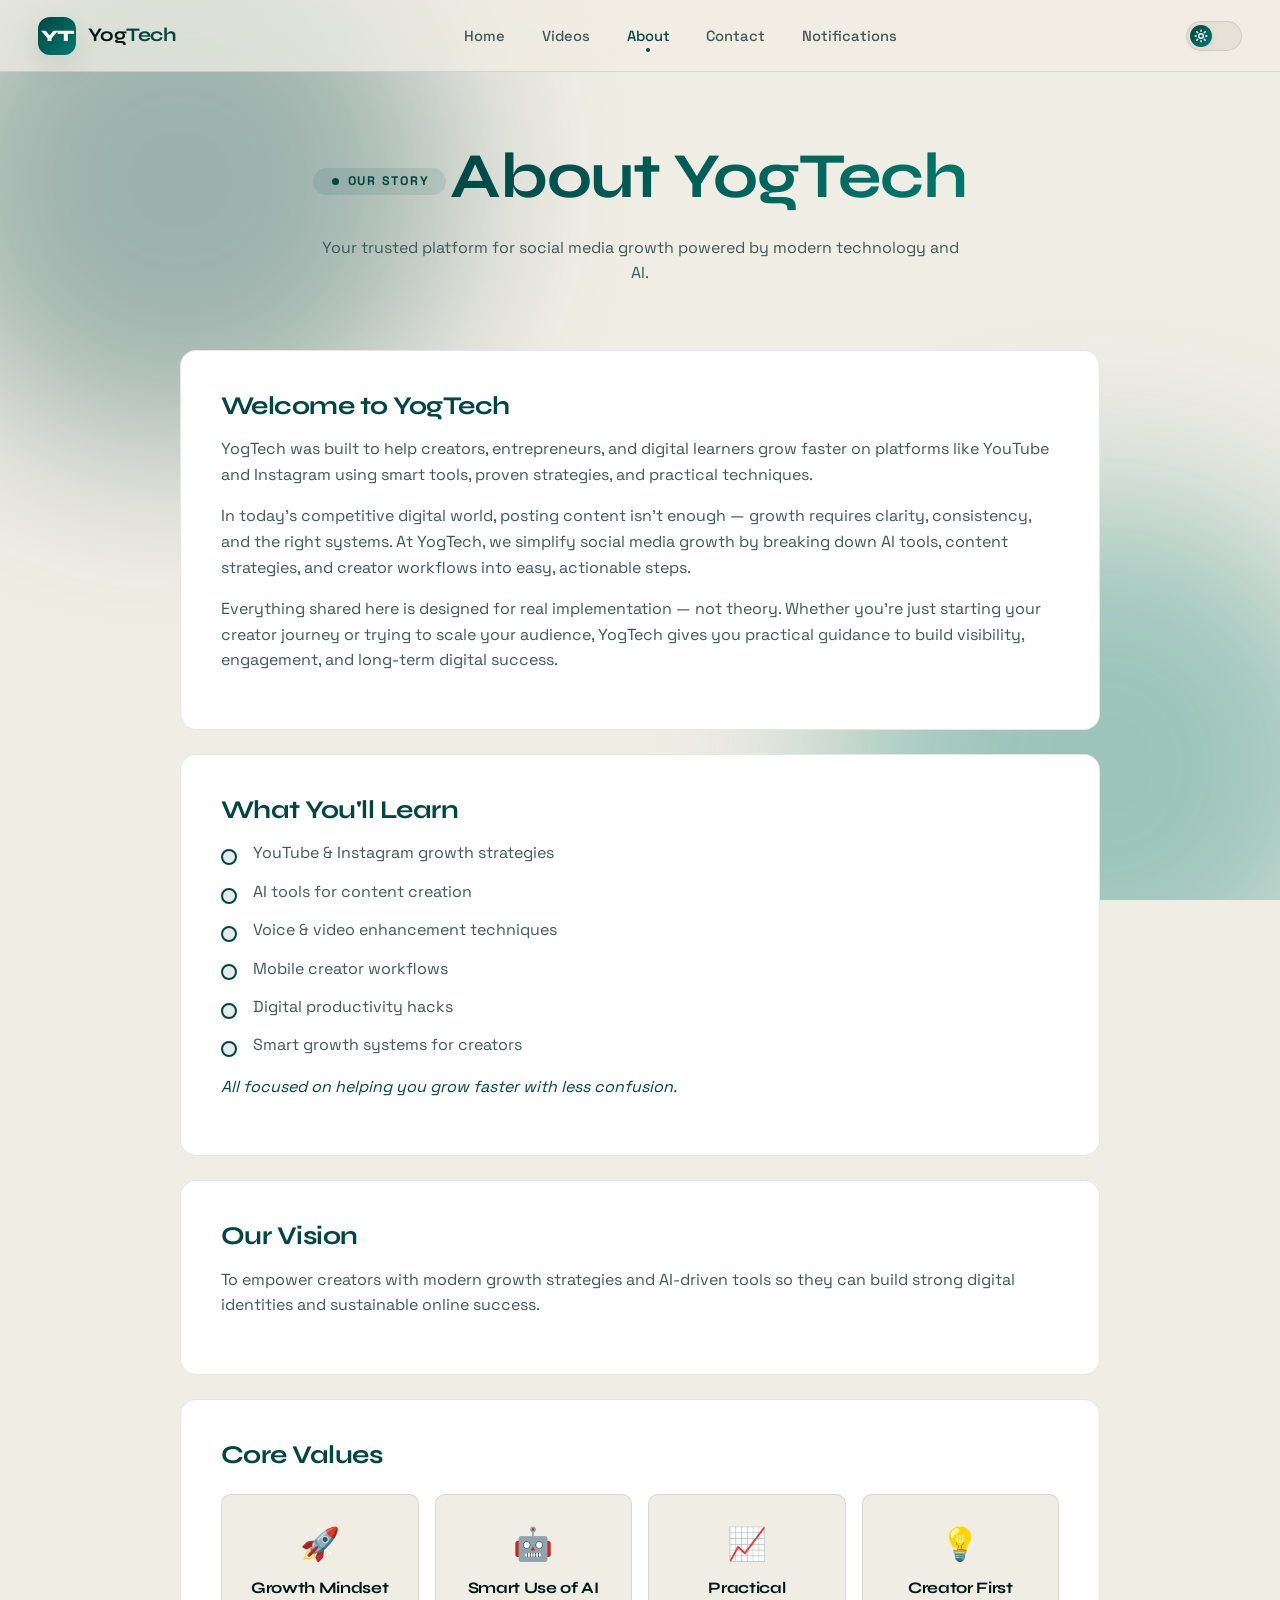
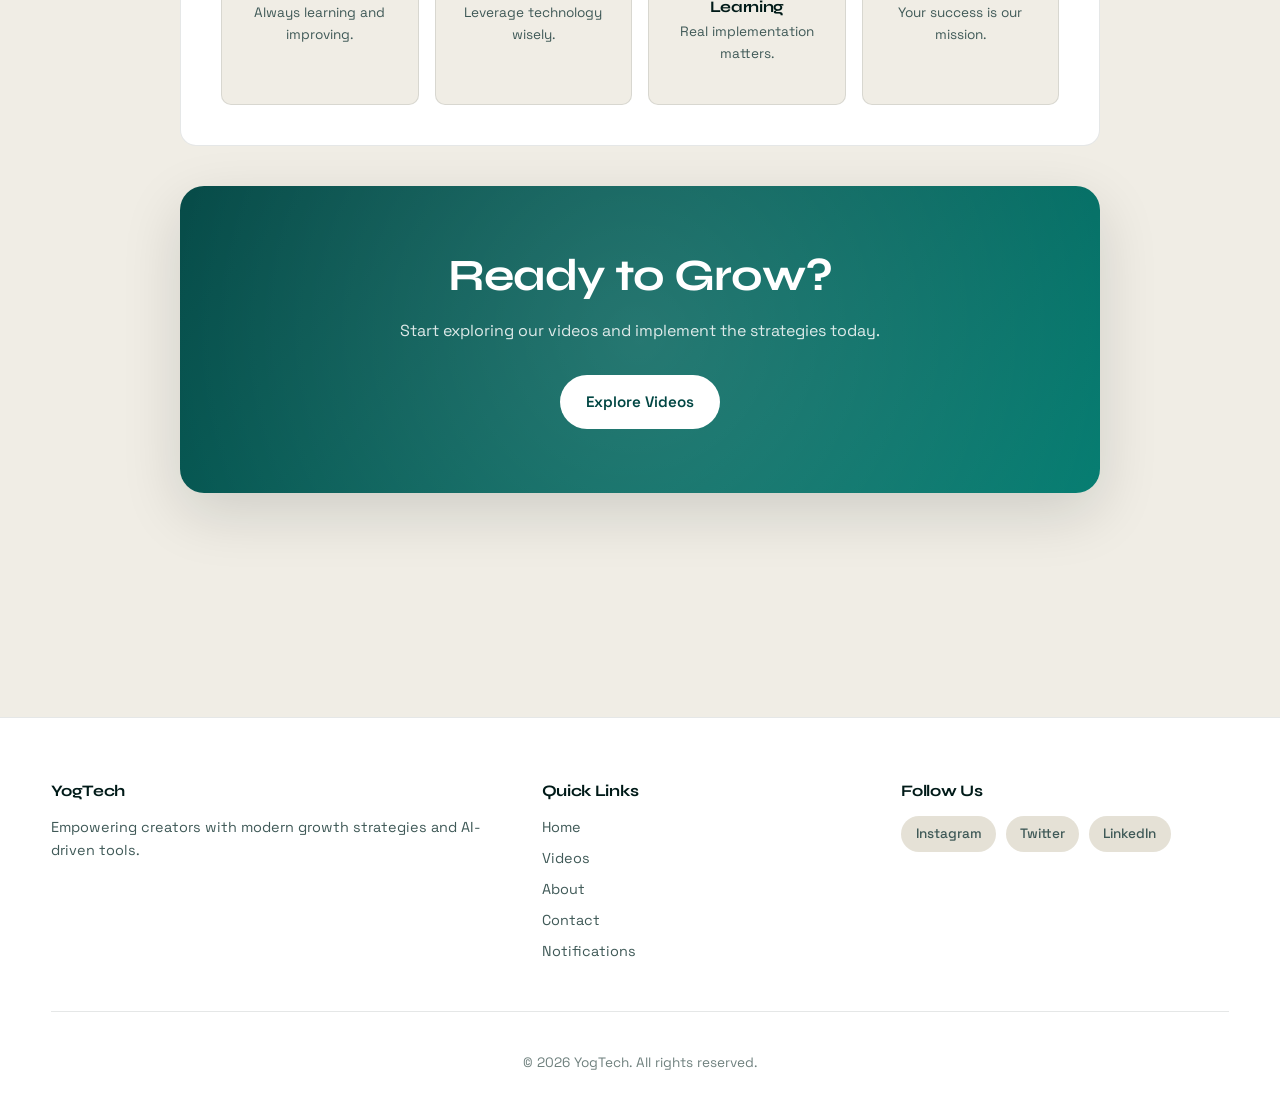
<file: pages/about.html>
<!DOCTYPE html>
<html lang="en">
<head>
  <meta charset="UTF-8" />
  <meta name="viewport" content="width=device-width, initial-scale=1.0" />
  <title>About — YogTech</title>
  <meta name="description" content="Learn about YogTech and our mission to empower creators and brands with AI-driven social media strategies and growth tactics." />
  <meta name="keywords" content="about yogtech, social media strategy, AI tools, creator growth, digital marketing" />
  <meta name="author" content="YogTech" />
  <meta name="robots" content="index, follow" />
  <link rel="canonical" href="https://yogtech.netlify.app/pages/about.html" />
  <meta property="og:type" content="website" />
  <meta property="og:title" content="About YogTech" />
  <meta property="og:description" content="Learn about YogTech and our mission" />
  <link rel="preconnect" href="https://fonts.googleapis.com" />
  <link rel="preconnect" href="https://fonts.gstatic.com" crossorigin />
  <link href="https://fonts.googleapis.com/css2?family=Inter:wght@400;500;600&family=Space+Grotesk:wght@400;500;600;700&family=Syne:wght@600;700;800&display=swap" rel="stylesheet" />
  <link rel="stylesheet" href="../assets/css/style.css" />
</head>
<body>
  <div class="bg-decor" aria-hidden="true"></div>

  <nav class="navbar">
    <div class="nav-container">
      <a href="../index.html" class="logo-section"><span class="logo-mark">YT</span><span class="brand-name">Yog<span>Tech</span></span></a>
      <ul class="nav-links">
        <li><a href="../index.html">Home</a></li>
        <li><a href="videos.html">Videos</a></li>
        <li><a href="about.html" class="active">About</a></li>
        <li><a href="contact.html">Contact</a></li>
        <li><a href="notifications.html">Notifications</a></li>
      </ul>
      <div class="nav-tools">
        <button class="theme-toggle" aria-label="Toggle theme"><span class="knob"></span></button>
        <div class="hamburger" role="button" tabindex="0"><span></span><span></span><span></span></div>
      </div>
    </div>
  </nav>

  <section class="page-hero">
    <div class="container reveal">
      <span class="hero-eyebrow"><span class="dot"></span> Our Story</span>
      <h1>About YogTech</h1>
      <p>Your trusted platform for social media growth powered by modern technology and AI.</p>
    </div>
  </section>

  <section style="padding-top: 1rem;">
    <div class="container" style="max-width: 920px;">
      <div class="about-block reveal">
        <h2>Welcome to YogTech</h2>
        <p>YogTech was built to help creators, entrepreneurs, and digital learners grow faster on platforms like YouTube and Instagram using smart tools, proven strategies, and practical techniques.</p>
        <p>In today's competitive digital world, posting content isn't enough — growth requires clarity, consistency, and the right systems. At YogTech, we simplify social media growth by breaking down AI tools, content strategies, and creator workflows into easy, actionable steps.</p>
        <p>Everything shared here is designed for real implementation — not theory. Whether you're just starting your creator journey or trying to scale your audience, YogTech gives you practical guidance to build visibility, engagement, and long-term digital success.</p>
      </div>

      <div class="about-block reveal">
        <h2>What You'll Learn</h2>
        <ul class="about-list">
          <li>YouTube &amp; Instagram growth strategies</li>
          <li>AI tools for content creation</li>
          <li>Voice &amp; video enhancement techniques</li>
          <li>Mobile creator workflows</li>
          <li>Digital productivity hacks</li>
          <li>Smart growth systems for creators</li>
        </ul>
        <p style="margin-top: 1rem; font-style: italic; color: var(--accent);">All focused on helping you grow faster with less confusion.</p>
      </div>

      <div class="about-block reveal">
        <h2>Our Vision</h2>
        <p>To empower creators with modern growth strategies and AI-driven tools so they can build strong digital identities and sustainable online success.</p>
      </div>

      <div class="about-block reveal">
        <h2>Core Values</h2>
        <div class="values-grid reveal-stagger">
          <div class="value-card"><div class="value-icon">🚀</div><h3>Growth Mindset</h3><p>Always learning and improving.</p></div>
          <div class="value-card"><div class="value-icon">🤖</div><h3>Smart Use of AI</h3><p>Leverage technology wisely.</p></div>
          <div class="value-card"><div class="value-icon">📈</div><h3>Practical Learning</h3><p>Real implementation matters.</p></div>
          <div class="value-card"><div class="value-icon">💡</div><h3>Creator First</h3><p>Your success is our mission.</p></div>
        </div>
      </div>

      <div class="cta-section" style="padding: 1rem 0 4rem;">
        <div class="cta-inner reveal">
          <h2>Ready to Grow?</h2>
          <p>Start exploring our videos and implement the strategies today.</p>
          <a href="videos.html" class="btn btn-primary">Explore Videos</a>
        </div>
      </div>
    </div>
  </section>

  <footer class="footer">
    <div class="footer-grid">
      <div class="footer-section"><h3>YogTech</h3><p>Empowering creators with modern growth strategies and AI-driven tools.</p></div>
      <div class="footer-section"><h4>Quick Links</h4><ul>
        <li><a href="../index.html">Home</a></li><li><a href="videos.html">Videos</a></li>
        <li><a href="about.html">About</a></li><li><a href="contact.html">Contact</a></li>
        <li><a href="notifications.html">Notifications</a></li>
      </ul></div>
      <div class="footer-section"><h4>Follow Us</h4><div class="social-links">
        <a href="javascript:void(0)" onclick="comingSoon()">Instagram</a>
        <a href="javascript:void(0)" onclick="comingSoon()">Twitter</a>
        <a href="javascript:void(0)" onclick="comingSoon()">LinkedIn</a>
      </div></div>
    </div>
    <div class="footer-bottom">© 2026 YogTech. All rights reserved.</div>
  </footer>

  <script src="../assets/js/main.js"></script>
</body>
</html>
</file>
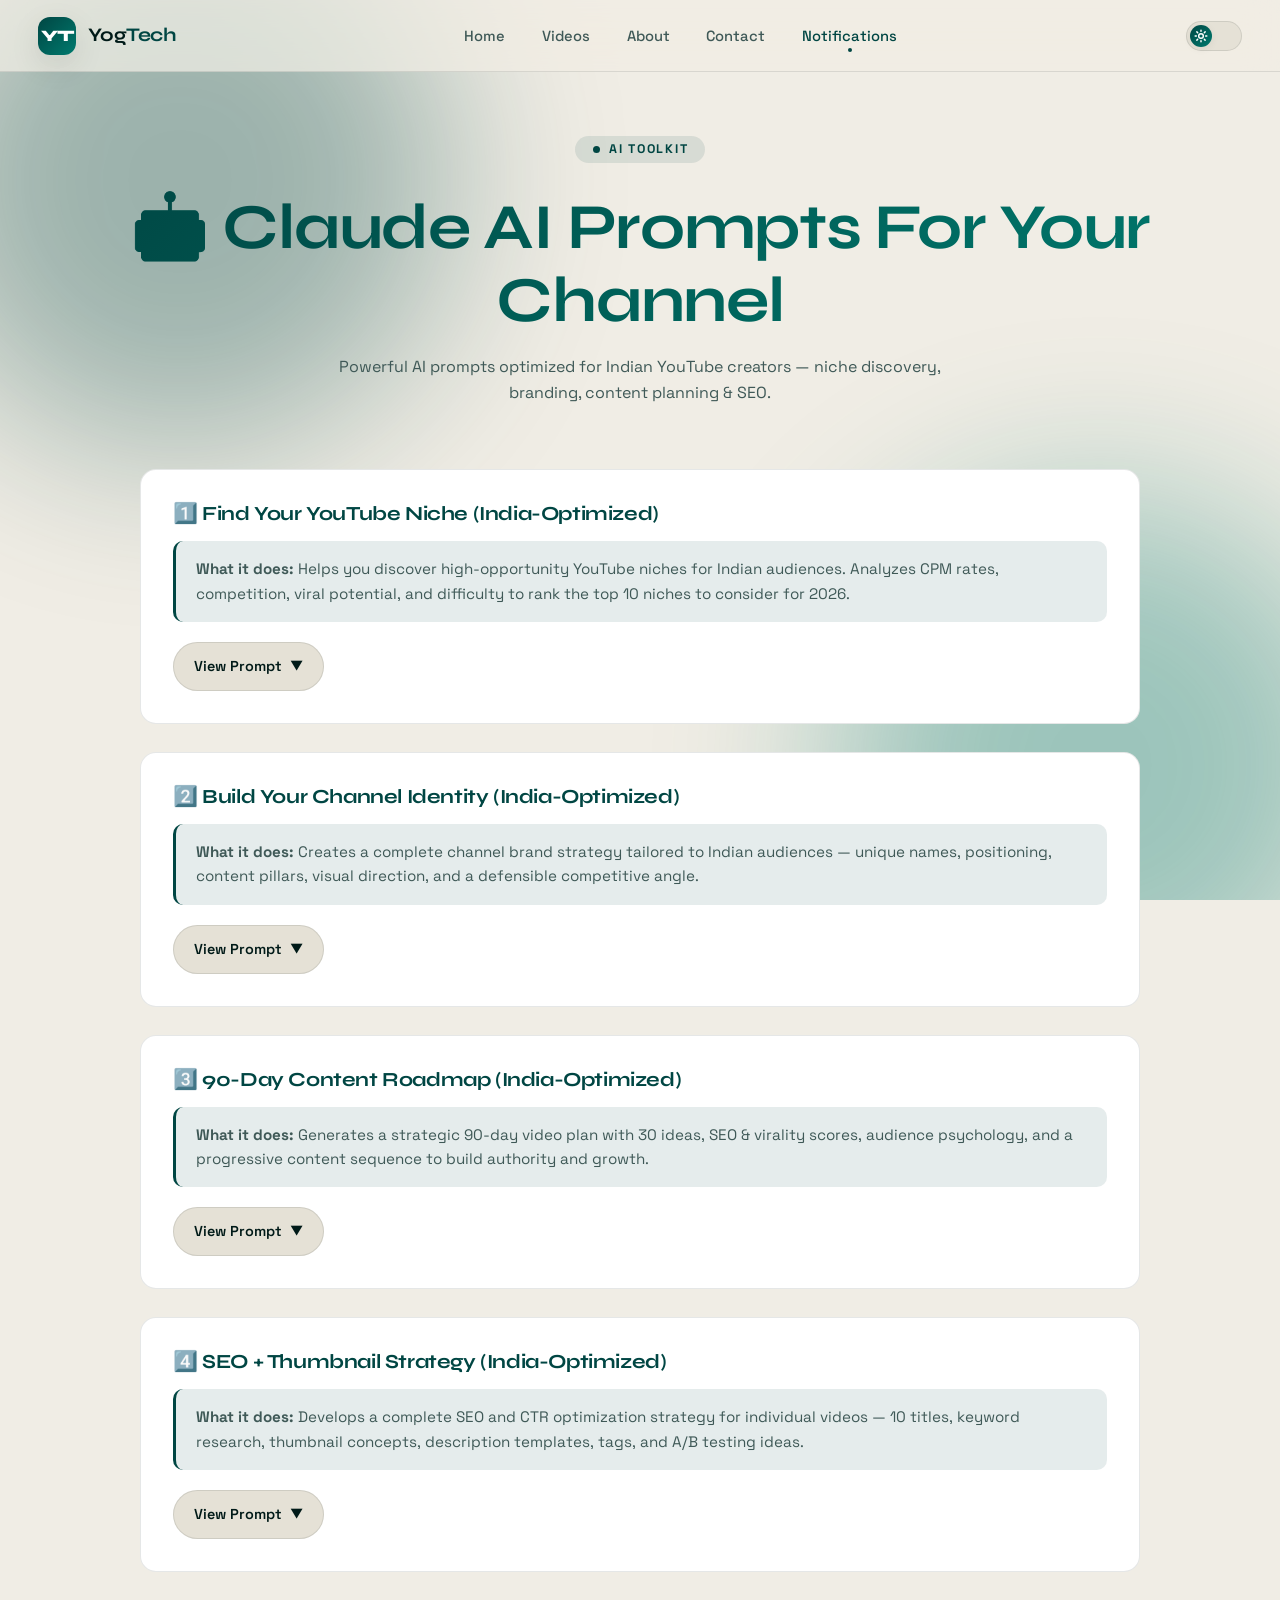
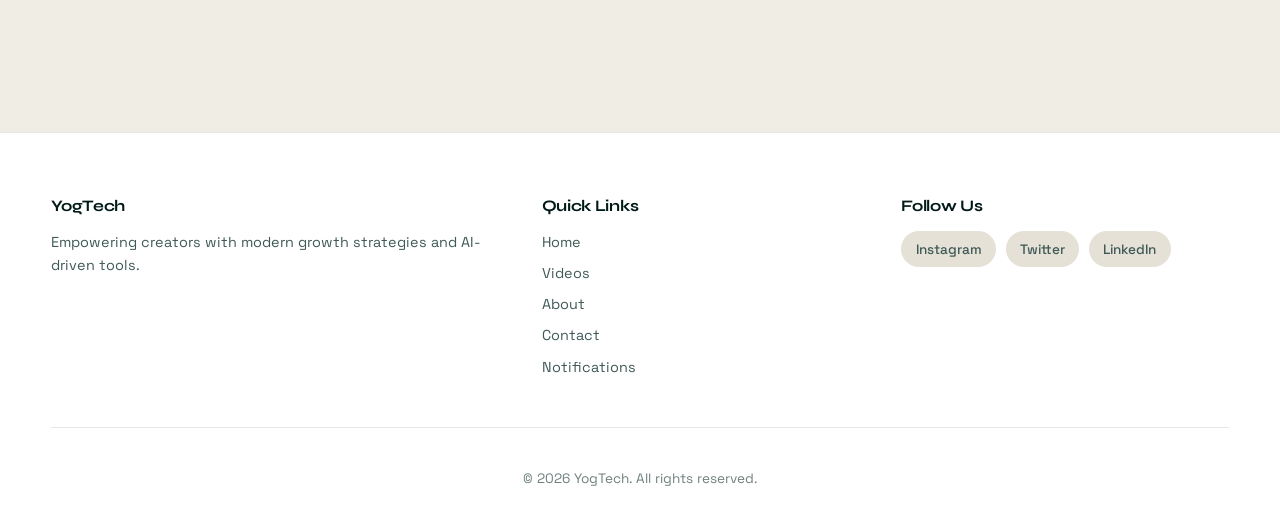
<file: pages/claude-ai-prompts.html>
<!DOCTYPE html>
<html lang="en">
<head>
  <meta charset="UTF-8" />
  <meta name="viewport" content="width=device-width, initial-scale=1.0" />
  <title>Claude AI Prompts — YogTech</title>
  <meta name="description" content="Explore AI prompts and tools for social media content creation. Use Claude AI to generate engaging content and boost your marketing strategy." />
  <meta name="keywords" content="claude ai prompts, ai tools, content creation, ai writing, social media prompts, marketing ai" />
  <meta name="author" content="YogTech" />
  <meta name="robots" content="index, follow" />
  <link rel="canonical" href="https://yogtech.netlify.app/pages/claude-ai-prompts.html" />
  <meta property="og:type" content="website" />
  <meta property="og:title" content="Claude AI Prompts — YogTech" />
  <meta property="og:description" content="Explore AI prompts and tools for content creation" />
  <link rel="preconnect" href="https://fonts.googleapis.com" />
  <link rel="preconnect" href="https://fonts.gstatic.com" crossorigin />
  <link href="https://fonts.googleapis.com/css2?family=Inter:wght@400;500;600&family=Space+Grotesk:wght@400;500;600;700&family=Syne:wght@600;700;800&family=JetBrains+Mono:wght@400;500&display=swap" rel="stylesheet" />
  <link rel="stylesheet" href="../assets/css/style.css" />
  <style>
    /* Collapsible prompt body */
    .prompt-card .prompt-body {
      max-height: 0;
      padding-top: 0;
      padding-bottom: 0;
      margin-bottom: 0;
      border-width: 0;
      overflow: hidden;
      opacity: 0;
      transition: max-height .55s var(--ease), opacity .35s var(--ease),
                  padding .35s var(--ease), margin .35s var(--ease), border-width .2s var(--ease);
    }
    .prompt-card.open .prompt-body {
      max-height: 480px;
      padding: 1.25rem;
      margin-bottom: 1rem;
      border-width: 1px;
      opacity: 1;
      overflow-y: auto;
    }
    .prompt-actions {
      display: flex;
      gap: .75rem;
      flex-wrap: wrap;
      align-items: center;
    }
    .expand-btn {
      background: var(--bg-soft);
      color: var(--text);
      border: 1px solid var(--border);
      padding: .75rem 1.25rem;
      border-radius: 999px;
      font-weight: 600;
      font-size: .9rem;
      display: inline-flex;
      align-items: center;
      gap: .5rem;
      transition: all .3s var(--ease);
    }
    .expand-btn:hover {
      border-color: var(--accent);
      color: var(--accent);
      transform: translateY(-2px);
    }
    .expand-btn .chev {
      display: inline-block;
      transition: transform .4s var(--ease);
      font-size: .8rem;
    }
    .prompt-card.open .expand-btn .chev { transform: rotate(180deg); }
    .prompt-card .copy-btn-pro {
      display: none;
    }
    .prompt-card.open .copy-btn-pro {
      display: inline-flex;
      align-items: center;
      animation: fadeIn .3s var(--ease-out);
    }
  </style>
</head>
<body>
  <div class="bg-decor" aria-hidden="true"></div>

  <nav class="navbar">
    <div class="nav-container">
      <a href="../index.html" class="logo-section"><span class="logo-mark">YT</span><span class="brand-name">Yog<span>Tech</span></span></a>
      <ul class="nav-links">
        <li><a href="../index.html">Home</a></li>
        <li><a href="videos.html">Videos</a></li>
        <li><a href="about.html">About</a></li>
        <li><a href="contact.html">Contact</a></li>
        <li><a href="notifications.html" class="active">Notifications</a></li>
      </ul>
      <div class="nav-tools">
        <button class="theme-toggle" aria-label="Toggle theme"><span class="knob"></span></button>
        <div class="hamburger" role="button" tabindex="0"><span></span><span></span><span></span></div>
      </div>
    </div>
  </nav>

  <section class="page-hero">
    <div class="container reveal">
      <span class="hero-eyebrow"><span class="dot"></span> AI Toolkit</span>
      <h1>🤖 Claude AI Prompts For Your Channel</h1>
      <p>Powerful AI prompts optimized for Indian YouTube creators — niche discovery, branding, content planning &amp; SEO.</p>
    </div>
  </section>

  <section style="padding-top: 1rem;">
    <div class="container" style="max-width: 1000px;">
      <div class="prompts-grid reveal-stagger">

        <div class="prompt-card">
          <h3>1️⃣ Find Your YouTube Niche (India-Optimized)</h3>
          <div class="prompt-summary"><strong>What it does:</strong> Helps you discover high-opportunity YouTube niches for Indian audiences. Analyzes CPM rates, competition, viral potential, and difficulty to rank the top 10 niches to consider for 2026.</div>
          <div class="prompt-body">Act as an elite YouTube growth strategist who specializes in identifying high-opportunity YouTube niches before they become saturated.

Important Context:
My target audience is primarily Indian viewers and Indian content creators.

Optimize all strategies, examples, monetization suggestions, SEO ideas, and audience psychology specifically for:
* Indian YouTube audience behavior
* Indian search trends
* Indian creator ecosystem
* Indian CPM realities
* Hinglish content performance
* Mobile-first viewers
* Small creators from India

My goal:
Find the best niche for long-term channel growth, audience loyalty, and monetization potential in the Indian market.

Analyze the top 10 YouTube niches based on:
* High CPM in India
* Low-to-medium competition
* Evergreen Indian audience demand
* Viral potential in India
* Beginner creator opportunity
* Monetization beyond AdSense

For each niche include:
1. Average CPM range in India
2. Competition level (1–10)
3. Content difficulty
4. Virality potential
5. Audience demand trend in India
6. Best content format (Shorts, Long-form, faceless, commentary, tutorials, etc.)
7. 3 monetization methods beyond AdSense
8. 3-word channel concept
9. Example video ideas
10. Why this niche is still underexploited in India

Rules:
* Avoid oversaturated niches unless opportunity still outweighs competition
* Focus on niches that Indian small creators can realistically grow in
* Prioritize Hindi/Hinglish-friendly opportunities
* Do not suggest generic "motivation" or "daily vlogs"
* Prioritize niches likely to grow in India in 2026 and beyond
* Explain your reasoning like a real strategist, not an AI assistant
* Consider Indian Gen Z viewing habits and mobile-first consumption

Final Output:
Rank all 10 niches from best to worst opportunity with detailed strategic reasoning.</div>
          <div class="prompt-actions">
            <button class="expand-btn" onclick="togglePrompt(this)"><span class="label">View Prompt</span> <span class="chev">▼</span></button>
            <button class="copy-btn-pro" onclick="copyPrompt(this)">📋 Copy Prompt</button>
          </div>
        </div>

        <div class="prompt-card">
          <h3>2️⃣ Build Your Channel Identity (India-Optimized)</h3>
          <div class="prompt-summary"><strong>What it does:</strong> Creates a complete channel brand strategy tailored to Indian audiences — unique names, positioning, content pillars, visual direction, and a defensible competitive angle.</div>
          <div class="prompt-body">Act as a world-class YouTube brand strategist who helps creators stand out in crowded niches.

Important Context:
My target audience is primarily Indian viewers and Indian content creators.

Optimize all branding, audience psychology, content strategy, and positioning specifically for:
* Indian creator ecosystem
* Indian audience behavior
* Hindi/Hinglish audiences
* Mobile-first YouTube viewers
* Indian Gen Z and young audiences

My niche: [INSERT NICHE]
My target audience: [INSERT AUDIENCE]
My personality/style: [INSERT STYLE]

Your task:
Create a complete channel identity that feels memorable, differentiated, and highly brandable for the Indian market.

Generate:
1. 10 unique channel name ideas
2. One powerful positioning statement
3. One audience transformation statement
4. One memorable tagline
5. Target audience breakdown
6. Audience frustrations, desires, and fears
7. 4 non-overlapping content pillars
8. A unique content angle competitors are NOT using
9. Suggested visual brand direction
10. Suggested thumbnail style for Indian audiences
11. Recommended creator archetype
12. Long-term brand expansion opportunities

Rules:
* Avoid generic creator branding
* Make the channel identity emotionally memorable
* The unique angle must be defensible and hard to copy
* The audience should instantly understand why this channel is different
* Optimize for authority + virality + loyalty
* Consider Indian audience attention patterns
* Suggest branding that works well for Hindi/Hinglish creators
* Think like a top creator consultant, not an AI tool

Final Output:
Present everything in a structured creator-brand blueprint.</div>
          <div class="prompt-actions">
            <button class="expand-btn" onclick="togglePrompt(this)"><span class="label">View Prompt</span> <span class="chev">▼</span></button>
            <button class="copy-btn-pro" onclick="copyPrompt(this)">📋 Copy Prompt</button>
          </div>
        </div>

        <div class="prompt-card">
          <h3>3️⃣ 90-Day Content Roadmap (India-Optimized)</h3>
          <div class="prompt-summary"><strong>What it does:</strong> Generates a strategic 90-day video plan with 30 ideas, SEO &amp; virality scores, audience psychology, and a progressive content sequence to build authority and growth.</div>
          <div class="prompt-body">Act as a YouTube content strategist who specializes in helping small creators build authority and consistent growth.

Important Context:
My audience is primarily Indian viewers.

Optimize all content ideas, SEO strategies, hooks, viewer psychology, and content planning specifically for:
* Indian YouTube trends
* Indian search behavior
* Hinglish content performance
* Indian creator ecosystem
* Mobile-first viewing habits
* Indian Gen Z audiences

My niche: [INSERT NICHE]
My audience: [INSERT AUDIENCE]
My current subscriber count: [INSERT COUNT]
Upload capacity: [INSERT HOW MANY VIDEOS PER WEEK]

Your task:
Create a 90-day YouTube content roadmap optimized for:
* discoverability
* audience retention
* binge watching
* authority building
* subscriber conversion

Generate:
1. 30 video ideas
2. SEO score for each title
3. Virality score for each title
4. Viewer psychology behind each idea
5. Thumbnail angle
6. Hook idea for first 10 seconds
7. Search-based vs virality-based classification
8. Recommended upload schedule
9. Content progression strategy
10. Which videos should lead into other videos

Rules:
* Titles must sound human and clickable
* Avoid generic AI-sounding titles
* Balance search content and viral content
* Optimize for YouTube in India for 2026
* Include beginner-friendly and advanced content
* Make the roadmap strategically progressive
* Suggest Hinglish title variations when useful
* Consider Indian trends and audience attention span

Final Output:
Create the roadmap in a table format with strategic explanations.</div>
          <div class="prompt-actions">
            <button class="expand-btn" onclick="togglePrompt(this)"><span class="label">View Prompt</span> <span class="chev">▼</span></button>
            <button class="copy-btn-pro" onclick="copyPrompt(this)">📋 Copy Prompt</button>
          </div>
        </div>

        <div class="prompt-card">
          <h3>4️⃣ SEO + Thumbnail Strategy (India-Optimized)</h3>
          <div class="prompt-summary"><strong>What it does:</strong> Develops a complete SEO and CTR optimization strategy for individual videos — 10 titles, keyword research, thumbnail concepts, description templates, tags, and A/B testing ideas.</div>
          <div class="prompt-body">Act as an elite YouTube SEO and CTR strategist who optimizes videos for both discoverability and click-through rate.

Important Context:
My target audience is primarily Indian viewers.

Optimize all SEO, thumbnail psychology, title strategy, and viewer targeting specifically for:
* Indian YouTube search behavior
* Indian audience psychology
* Hinglish content performance
* Indian creator ecosystem
* Mobile-first users
* Indian Gen Z viewers

Video topic: [INSERT TOPIC]
Channel niche: [INSERT NICHE]
Target audience: [INSERT AUDIENCE]

Your task:
Build the complete SEO and thumbnail strategy for this video.

Generate:
1. 10 SEO-optimized title options
2. CTR prediction for each title
3. Main keyword + secondary keywords
4. Search intent analysis
5. 5 thumbnail concepts
6. Emotional trigger used in each thumbnail
7. Thumbnail text overlay ideas
8. Thumbnail composition suggestions
9. Full SEO description
10. Suggested timestamps
11. 20 strategic tags
12. Suggested pinned comment
13. Suggested CTA
14. A/B testing ideas for thumbnails and titles

Rules:
* Titles must stay under 60 characters
* Avoid clickbait without curiosity
* Thumbnail text must be minimal and powerful
* Optimize for both browse traffic and search traffic
* Think like a YouTube growth consultant, not a keyword tool
* Every suggestion must increase CTR or retention
* Suggest Hinglish title ideas where useful
* Prioritize Indian search trends and audience behavior

Final Output:
Deliver everything in a structured YouTube optimization report.</div>
          <div class="prompt-actions">
            <button class="expand-btn" onclick="togglePrompt(this)"><span class="label">View Prompt</span> <span class="chev">▼</span></button>
            <button class="copy-btn-pro" onclick="copyPrompt(this)">📋 Copy Prompt</button>
          </div>
        </div>

      </div>
    </div>
  </section>

  <footer class="footer">
    <div class="footer-grid">
      <div class="footer-section"><h3>YogTech</h3><p>Empowering creators with modern growth strategies and AI-driven tools.</p></div>
      <div class="footer-section"><h4>Quick Links</h4><ul>
        <li><a href="../index.html">Home</a></li><li><a href="videos.html">Videos</a></li>
        <li><a href="about.html">About</a></li><li><a href="contact.html">Contact</a></li>
        <li><a href="notifications.html">Notifications</a></li>
      </ul></div>
      <div class="footer-section"><h4>Follow Us</h4><div class="social-links">
        <a href="javascript:void(0)" onclick="comingSoon()">Instagram</a>
        <a href="javascript:void(0)" onclick="comingSoon()">Twitter</a>
        <a href="javascript:void(0)" onclick="comingSoon()">LinkedIn</a>
      </div></div>
    </div>
    <div class="footer-bottom">© 2026 YogTech. All rights reserved.</div>
  </footer>

  <script src="../assets/js/main.js"></script>
  <script>
    function togglePrompt(button) {
      const card = button.closest('.prompt-card');
      const isOpen = card.classList.toggle('open');
      button.querySelector('.label').textContent = isOpen ? 'Hide Prompt' : 'View Prompt';
    }
    function copyPrompt(button) {
      const text = button.closest('.prompt-card').querySelector('.prompt-body').textContent;
      navigator.clipboard.writeText(text).then(() => {
        const original = button.textContent;
        button.textContent = '✓ Copied!';
        button.classList.add('copied');
        showToast('Prompt copied to clipboard!');
        setTimeout(() => { button.textContent = original; button.classList.remove('copied'); }, 1800);
      });
    }
    function showToast(msg) {
      const t = document.createElement('div');
      t.className = 'copy-toast'; t.textContent = msg;
      document.body.appendChild(t);
      setTimeout(() => t.remove(), 3000);
    }
  </script>
</body>
</html>
</file>
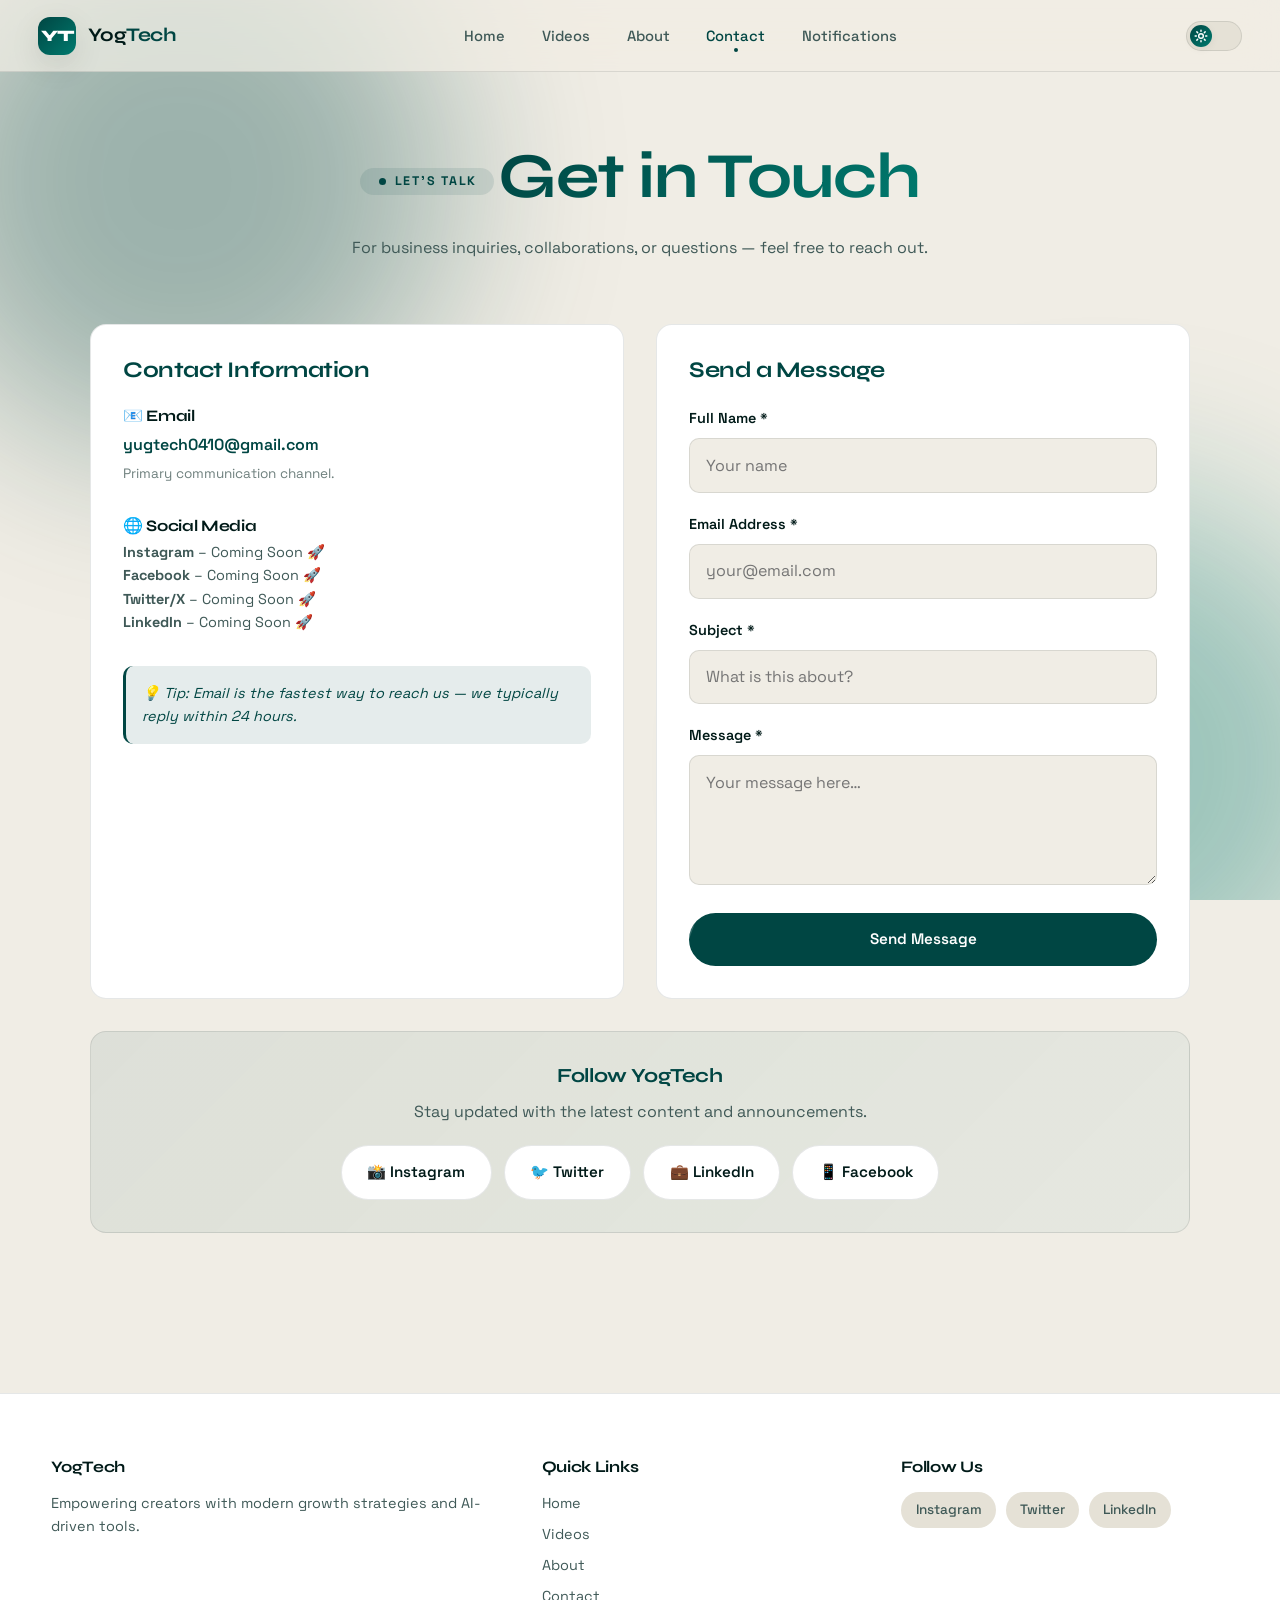
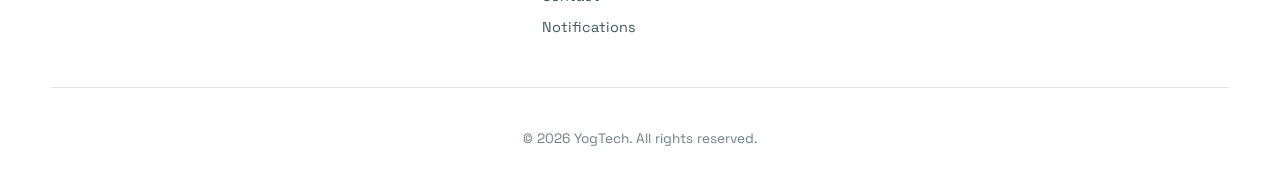
<file: pages/contact.html>
<!DOCTYPE html>
<html lang="en">
<head>
  <meta charset="UTF-8" />
  <meta name="viewport" content="width=device-width, initial-scale=1.0" />
  <title>Contact — YogTech</title>
  <meta name="description" content="Get in touch with the YogTech team. We'd love to hear from you! Contact us for inquiries, collaborations, and partnerships." />
  <meta name="keywords" content="contact yogtech, yogtech inquiry, partnership, collaboration" />
  <meta name="author" content="YogTech" />
  <meta name="robots" content="index, follow" />
  <link rel="canonical" href="https://yogtech.netlify.app/pages/contact.html" />
  <meta property="og:type" content="website" />
  <meta property="og:title" content="Contact YogTech" />
  <meta property="og:description" content="Get in touch with the YogTech team" />
  <link rel="preconnect" href="https://fonts.googleapis.com" />
  <link rel="preconnect" href="https://fonts.gstatic.com" crossorigin />
  <link href="https://fonts.googleapis.com/css2?family=Inter:wght@400;500;600&family=Space+Grotesk:wght@400;500;600;700&family=Syne:wght@600;700;800&display=swap" rel="stylesheet" />
  <link rel="stylesheet" href="../assets/css/style.css" />
</head>
<body>
  <div class="bg-decor" aria-hidden="true"></div>

  <nav class="navbar">
    <div class="nav-container">
      <a href="../index.html" class="logo-section"><span class="logo-mark">YT</span><span class="brand-name">Yog<span>Tech</span></span></a>
      <ul class="nav-links">
        <li><a href="../index.html">Home</a></li>
        <li><a href="videos.html">Videos</a></li>
        <li><a href="about.html">About</a></li>
        <li><a href="contact.html" class="active">Contact</a></li>
        <li><a href="notifications.html">Notifications</a></li>
      </ul>
      <div class="nav-tools">
        <button class="theme-toggle" aria-label="Toggle theme"><span class="knob"></span></button>
        <div class="hamburger" role="button" tabindex="0"><span></span><span></span><span></span></div>
      </div>
    </div>
  </nav>

  <section class="page-hero">
    <div class="container reveal">
      <span class="hero-eyebrow"><span class="dot"></span> Let's talk</span>
      <h1>Get in Touch</h1>
      <p>For business inquiries, collaborations, or questions — feel free to reach out.</p>
    </div>
  </section>

  <section style="padding-top: 1rem;">
    <div class="container" style="max-width: 1100px;">
      <div class="form-grid">
        <div class="card reveal">
          <h2 style="color: var(--accent); font-size: 1.4rem; margin-bottom: 1.5rem;">Contact Information</h2>

          <div style="margin-bottom: 2rem;">
            <h3 style="font-size: 1rem; margin-bottom: .4rem;">📧 Email</h3>
            <p><a href="mailto:yugtech0410@gmail.com" style="color: var(--accent); font-weight: 600;">yugtech0410@gmail.com</a></p>
            <p style="font-size: .85rem; color: var(--text-mute); margin-top: .35rem;">Primary communication channel.</p>
          </div>

          <div style="margin-bottom: 2rem;">
            <h3 style="font-size: 1rem; margin-bottom: .4rem;">🌐 Social Media</h3>
            <p style="font-size: .9rem;"><strong>Instagram</strong> – Coming Soon 🚀</p>
            <p style="font-size: .9rem;"><strong>Facebook</strong> – Coming Soon 🚀</p>
            <p style="font-size: .9rem;"><strong>Twitter/X</strong> – Coming Soon 🚀</p>
            <p style="font-size: .9rem;"><strong>LinkedIn</strong> – Coming Soon 🚀</p>
          </div>

          <div style="background: var(--accent-soft); padding: 1rem; border-radius: var(--radius-sm); border-left: 3px solid var(--accent);">
            <p style="color: var(--accent); font-style: italic; font-size: .9rem;">💡 Tip: Email is the fastest way to reach us — we typically reply within 24 hours.</p>
          </div>
        </div>

        <div class="card reveal">
          <h2 style="color: var(--accent); font-size: 1.4rem; margin-bottom: 1.5rem;">Send a Message</h2>
          <div class="success-toast" id="successMessage">✓ Message sent successfully! We'll get back to you soon.</div>
          <form id="contactForm" onsubmit="return handleFormSubmit(event)">
            <div class="form-group"><label for="name">Full Name *</label><input type="text" id="name" name="name" placeholder="Your name" required /></div>
            <div class="form-group"><label for="email">Email Address *</label><input type="email" id="email" name="email" placeholder="your@email.com" required /></div>
            <div class="form-group"><label for="subject">Subject *</label><input type="text" id="subject" name="subject" placeholder="What is this about?" required /></div>
            <div class="form-group"><label for="message">Message *</label><textarea id="message" name="message" placeholder="Your message here…" required></textarea></div>
            <button type="submit" class="btn btn-primary" style="width: 100%;">Send Message</button>
          </form>
        </div>
      </div>

      <div class="card reveal" style="margin-top: 2rem; text-align: center; background: var(--grad-soft);">
        <h3 style="color: var(--accent); margin-bottom: .75rem;">Follow YogTech</h3>
        <p style="margin-bottom: 1.25rem;">Stay updated with the latest content and announcements.</p>
        <div style="display: flex; gap: .75rem; flex-wrap: wrap; justify-content: center;">
          <button class="btn btn-secondary" onclick="comingSoon()">📸 Instagram</button>
          <button class="btn btn-secondary" onclick="comingSoon()">🐦 Twitter</button>
          <button class="btn btn-secondary" onclick="comingSoon()">💼 LinkedIn</button>
          <button class="btn btn-secondary" onclick="comingSoon()">📱 Facebook</button>
        </div>
      </div>
    </div>
  </section>

  <footer class="footer">
    <div class="footer-grid">
      <div class="footer-section"><h3>YogTech</h3><p>Empowering creators with modern growth strategies and AI-driven tools.</p></div>
      <div class="footer-section"><h4>Quick Links</h4><ul>
        <li><a href="../index.html">Home</a></li><li><a href="videos.html">Videos</a></li>
        <li><a href="about.html">About</a></li><li><a href="contact.html">Contact</a></li>
        <li><a href="notifications.html">Notifications</a></li>
      </ul></div>
      <div class="footer-section"><h4>Follow Us</h4><div class="social-links">
        <a href="javascript:void(0)" onclick="comingSoon()">Instagram</a>
        <a href="javascript:void(0)" onclick="comingSoon()">Twitter</a>
        <a href="javascript:void(0)" onclick="comingSoon()">LinkedIn</a>
      </div></div>
    </div>
    <div class="footer-bottom">© 2026 YogTech. All rights reserved.</div>
  </footer>

  <script src="../assets/js/main.js"></script>
  <script>
    function handleFormSubmit(e) {
      e.preventDefault();
      const t = document.getElementById('successMessage');
      t.classList.add('show');
      document.getElementById('contactForm').reset();
      setTimeout(() => t.classList.remove('show'), 5000);
      return false;
    }
  </script>
</body>
</html>
</file>
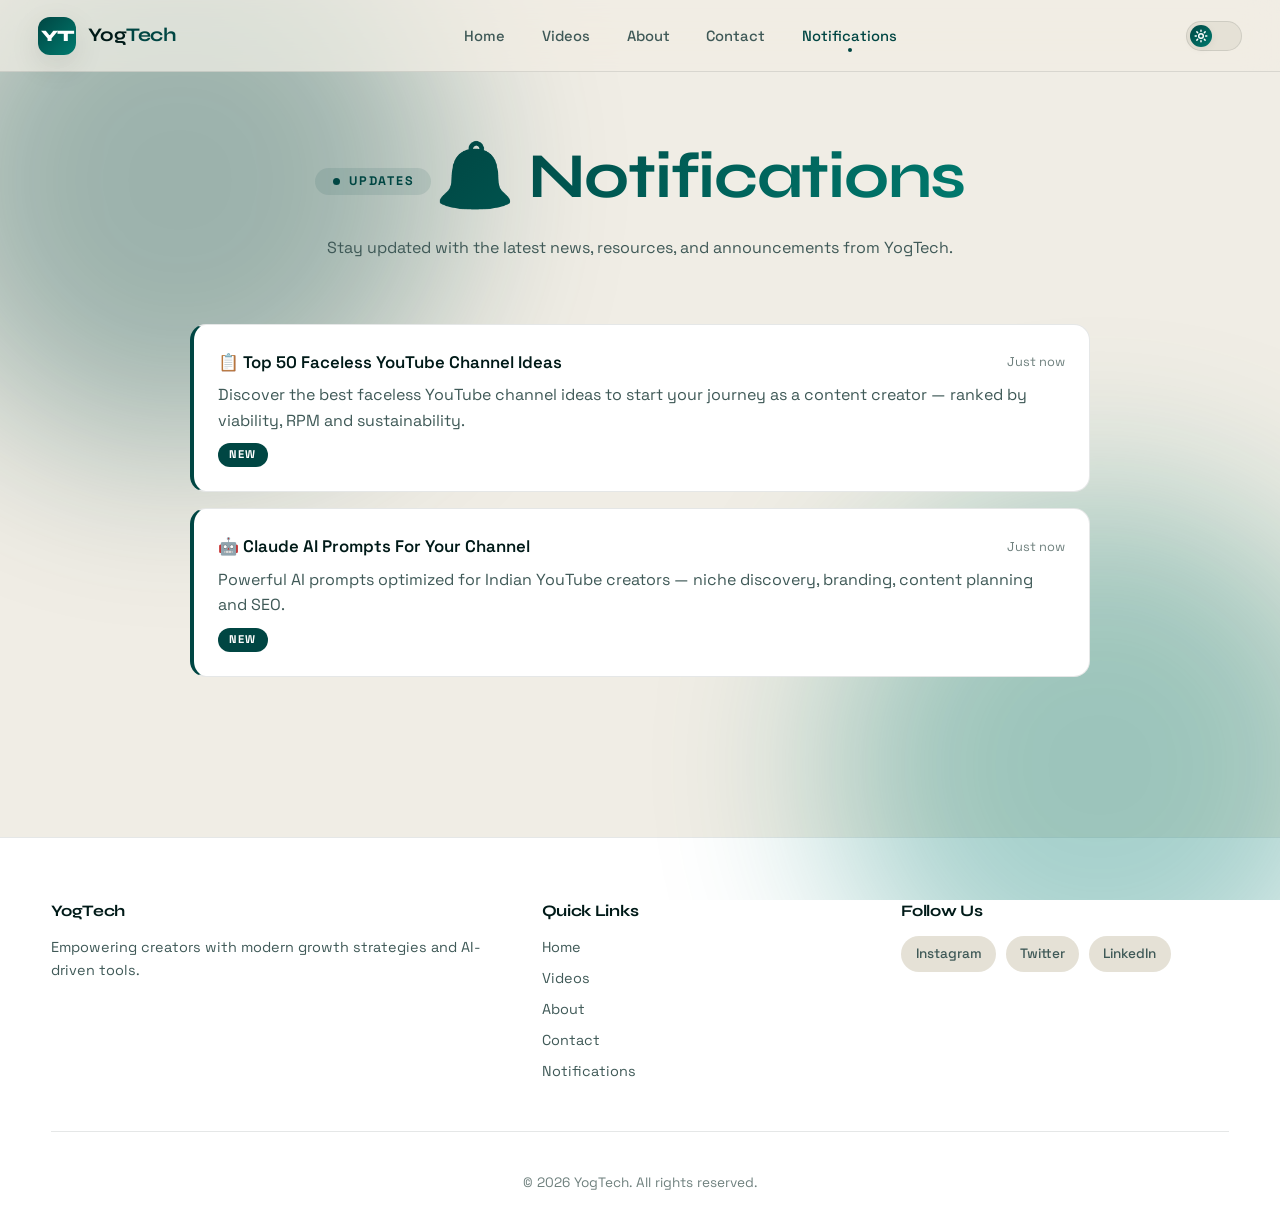
<file: pages/notifications.html>
<!DOCTYPE html>
<html lang="en">
<head>
  <meta charset="UTF-8" />
  <meta name="viewport" content="width=device-width, initial-scale=1.0" />
  <title>Notifications — YogTech</title>
  <meta name="description" content="Stay updated with the latest notifications from YogTech. Get alerts on new videos, tips, and digital marketing updates." />
  <meta name="keywords" content="yogtech notifications, updates, new content, alerts" />
  <meta name="author" content="YogTech" />
  <meta name="robots" content="index, follow" />
  <link rel="canonical" href="https://yogtech.netlify.app/pages/notifications.html" />
  <meta property="og:type" content="website" />
  <meta property="og:title" content="YogTech Notifications" />
  <meta property="og:description" content="Stay updated with the latest from YogTech" />
  <link rel="preconnect" href="https://fonts.googleapis.com" />
  <link rel="preconnect" href="https://fonts.gstatic.com" crossorigin />
  <link href="https://fonts.googleapis.com/css2?family=Inter:wght@400;500;600&family=Space+Grotesk:wght@400;500;600;700&family=Syne:wght@600;700;800&display=swap" rel="stylesheet" />
  <link rel="stylesheet" href="../assets/css/style.css" />
</head>
<body>
  <div class="bg-decor" aria-hidden="true"></div>

  <nav class="navbar">
    <div class="nav-container">
      <a href="../index.html" class="logo-section"><span class="logo-mark">YT</span><span class="brand-name">Yog<span>Tech</span></span></a>
      <ul class="nav-links">
        <li><a href="../index.html">Home</a></li>
        <li><a href="videos.html">Videos</a></li>
        <li><a href="about.html">About</a></li>
        <li><a href="contact.html">Contact</a></li>
        <li><a href="notifications.html" class="active">Notifications</a></li>
      </ul>
      <div class="nav-tools">
        <button class="theme-toggle" aria-label="Toggle theme"><span class="knob"></span></button>
        <div class="hamburger" role="button" tabindex="0"><span></span><span></span><span></span></div>
      </div>
    </div>
  </nav>

  <section class="page-hero">
    <div class="container reveal">
      <span class="hero-eyebrow"><span class="dot"></span> Updates</span>
      <h1>🔔 Notifications</h1>
      <p>Stay updated with the latest news, resources, and announcements from YogTech.</p>
    </div>
  </section>

  <section style="padding-top: 1rem;">
    <div class="container" style="max-width: 900px;">
      <div class="notification-list reveal-stagger">
        <div class="notification-item" onclick="window.location.href='top-50-ideas.html'">
          <div class="notif-head">
            <span class="notif-title">📋 Top 50 Faceless YouTube Channel Ideas</span>
            <span class="notif-time">Just now</span>
          </div>
          <p>Discover the best faceless YouTube channel ideas to start your journey as a content creator — ranked by viability, RPM and sustainability.</p>
          <span class="notif-badge">New</span>
        </div>

        <div class="notification-item" onclick="window.location.href='claude-ai-prompts.html'">
          <div class="notif-head">
            <span class="notif-title">🤖 Claude AI Prompts For Your Channel</span>
            <span class="notif-time">Just now</span>
          </div>
          <p>Powerful AI prompts optimized for Indian YouTube creators — niche discovery, branding, content planning and SEO.</p>
          <span class="notif-badge">New</span>
        </div>
      </div>
    </div>
  </section>

  <footer class="footer">
    <div class="footer-grid">
      <div class="footer-section"><h3>YogTech</h3><p>Empowering creators with modern growth strategies and AI-driven tools.</p></div>
      <div class="footer-section"><h4>Quick Links</h4><ul>
        <li><a href="../index.html">Home</a></li><li><a href="videos.html">Videos</a></li>
        <li><a href="about.html">About</a></li><li><a href="contact.html">Contact</a></li>
        <li><a href="notifications.html">Notifications</a></li>
      </ul></div>
      <div class="footer-section"><h4>Follow Us</h4><div class="social-links">
        <a href="javascript:void(0)" onclick="comingSoon()">Instagram</a>
        <a href="javascript:void(0)" onclick="comingSoon()">Twitter</a>
        <a href="javascript:void(0)" onclick="comingSoon()">LinkedIn</a>
      </div></div>
    </div>
    <div class="footer-bottom">© 2026 YogTech. All rights reserved.</div>
  </footer>

  <script src="../assets/js/main.js"></script>
</body>
</html>
</file>
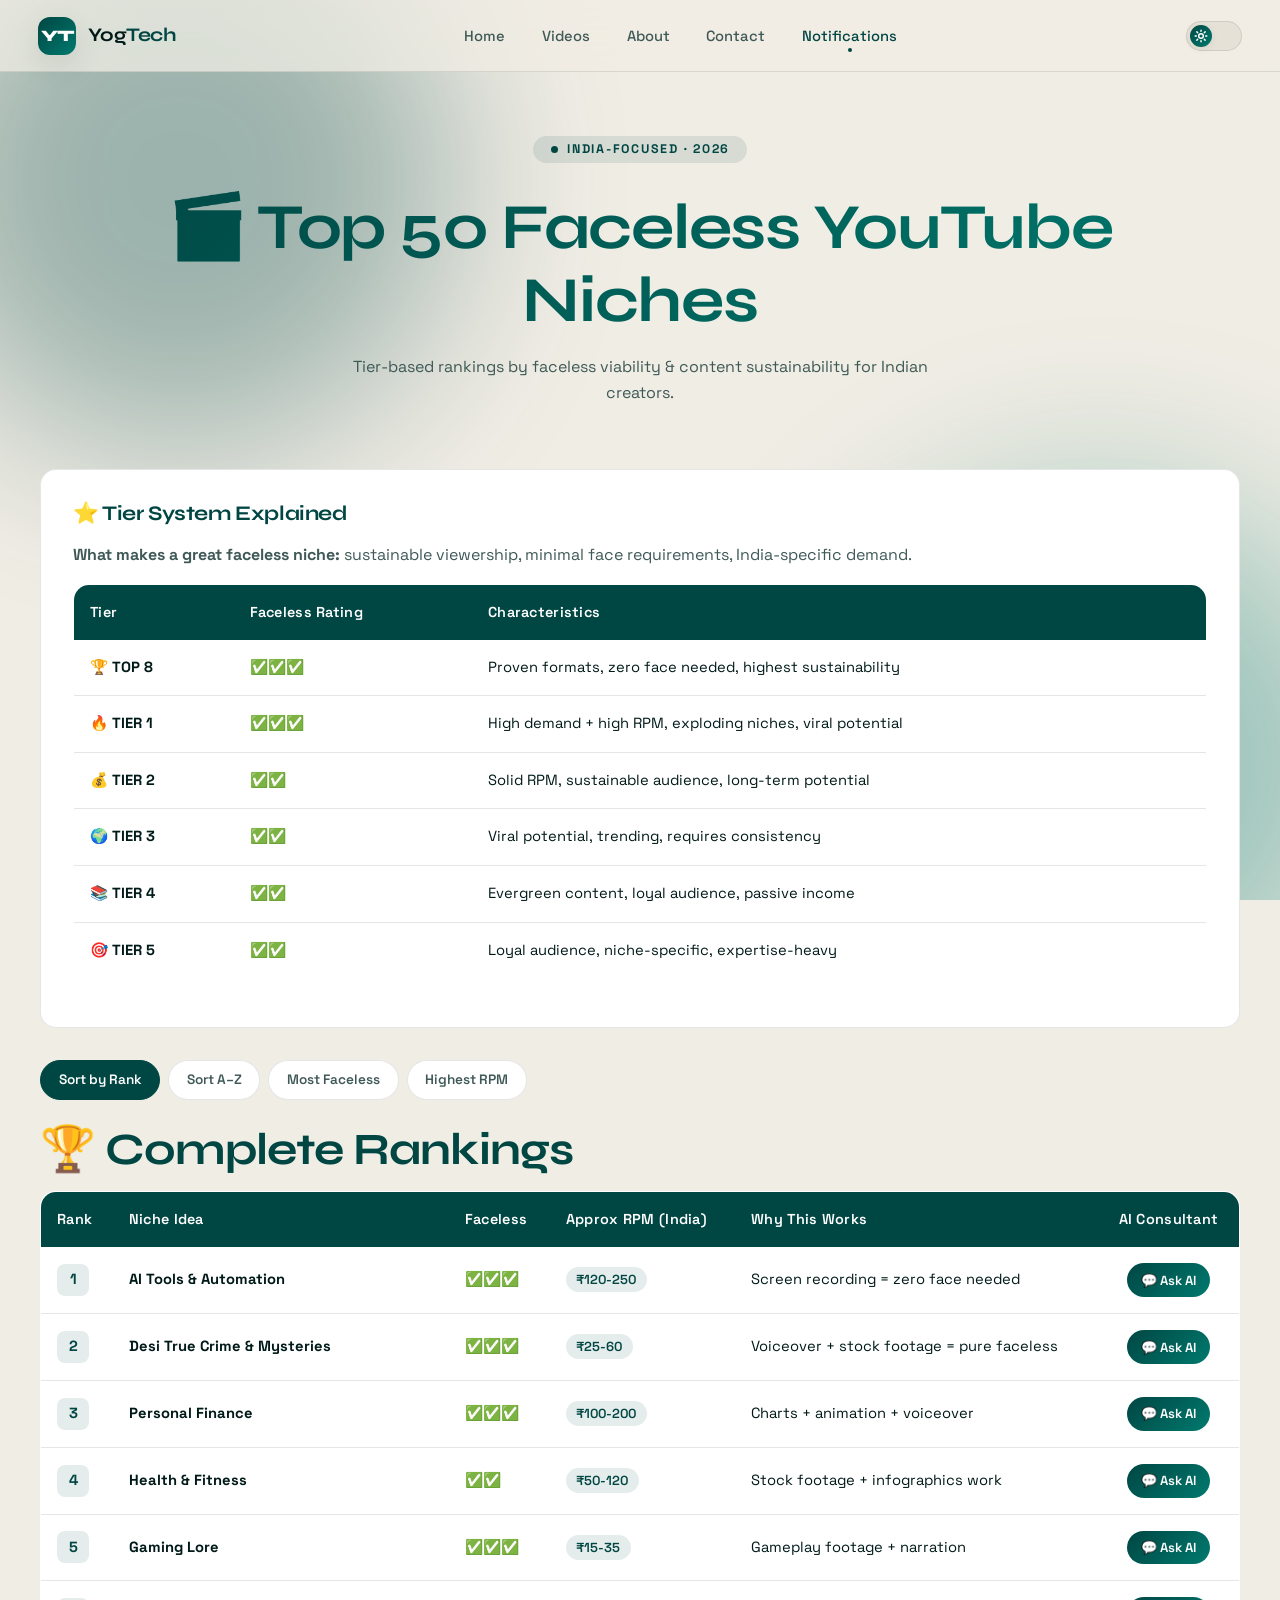
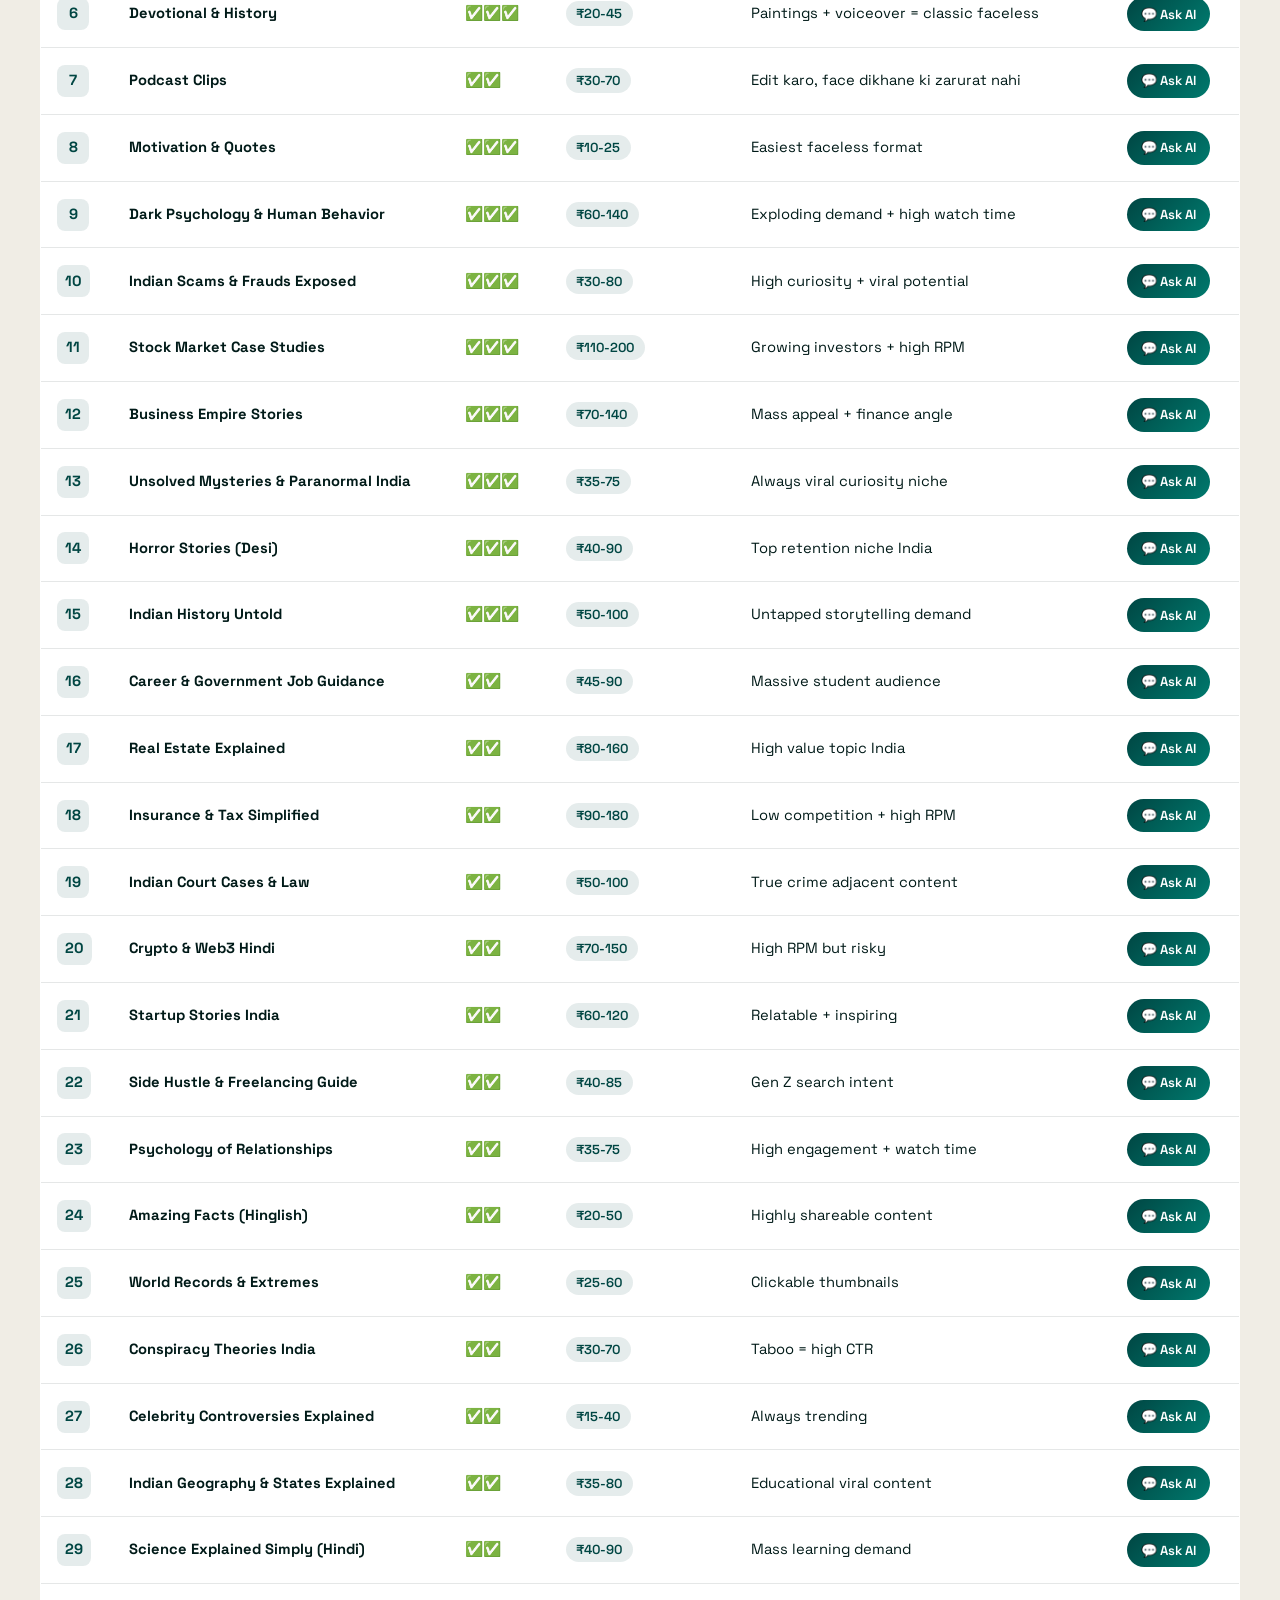
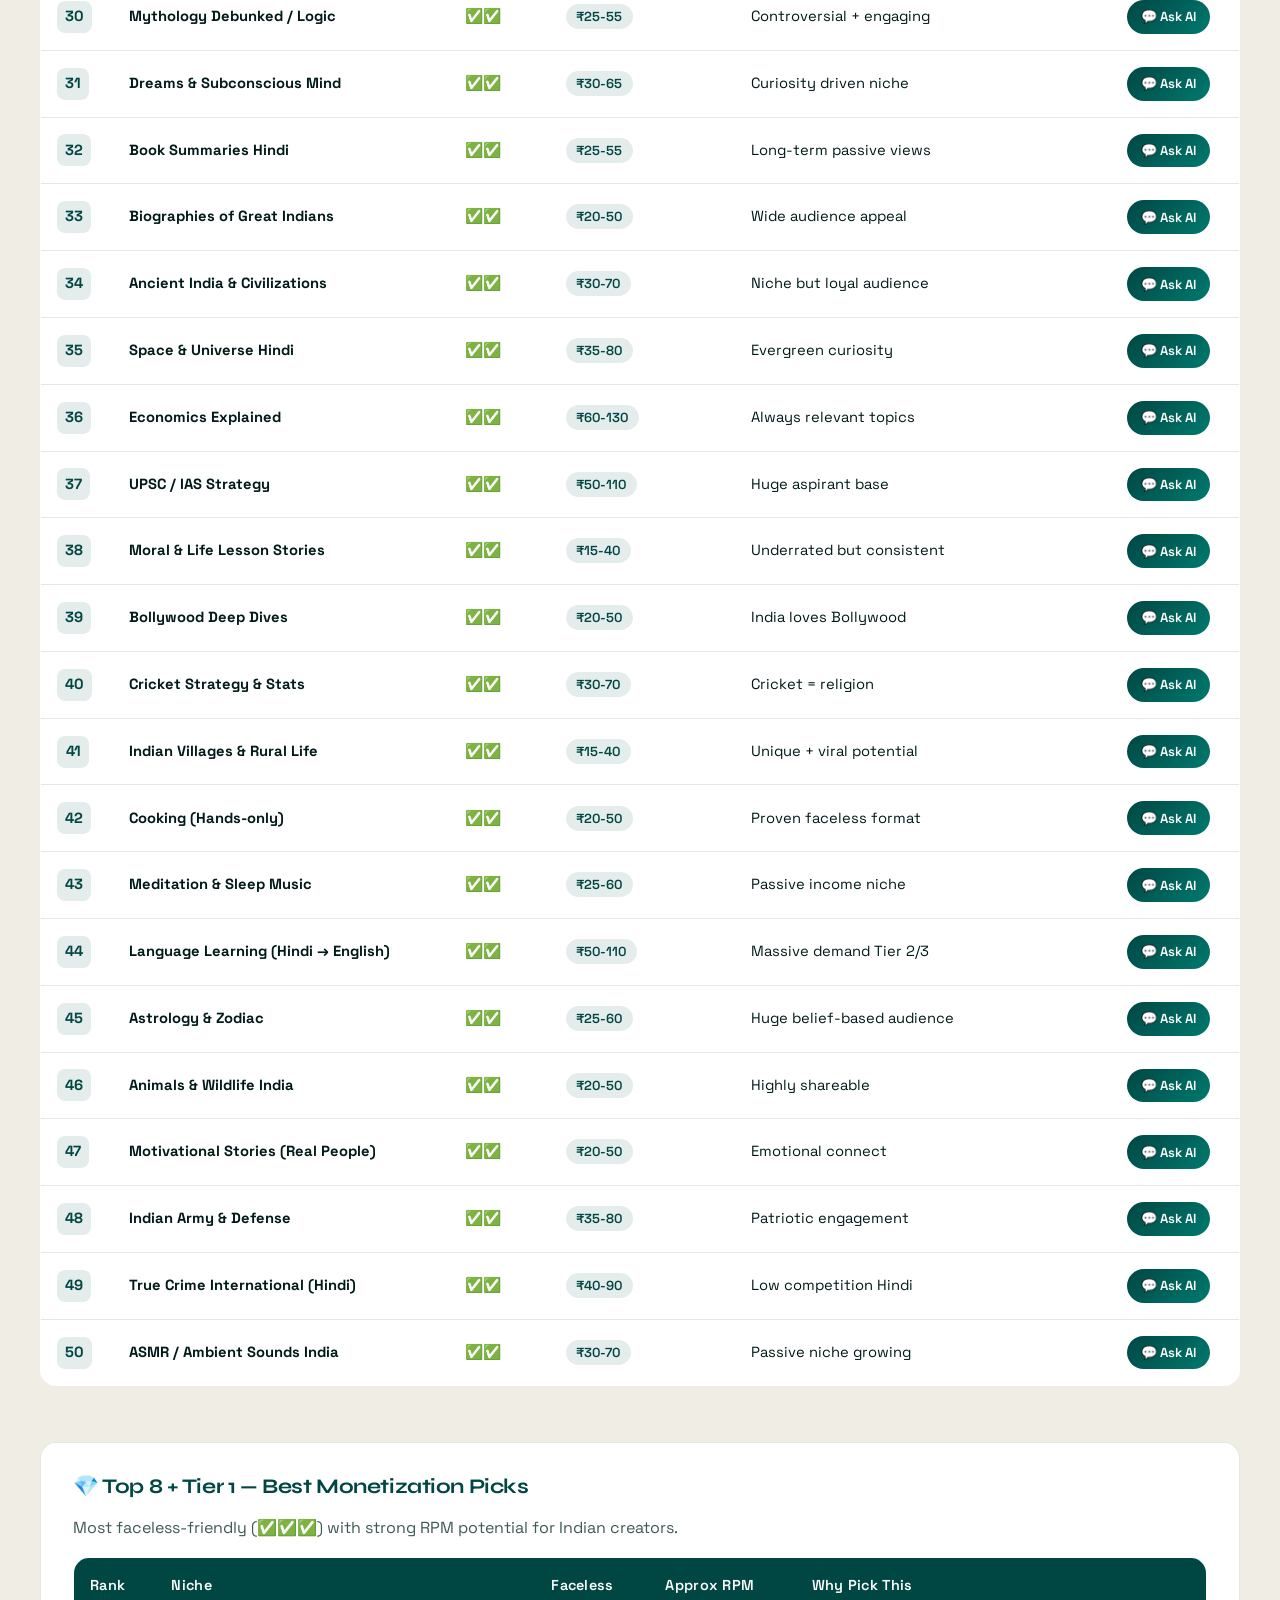
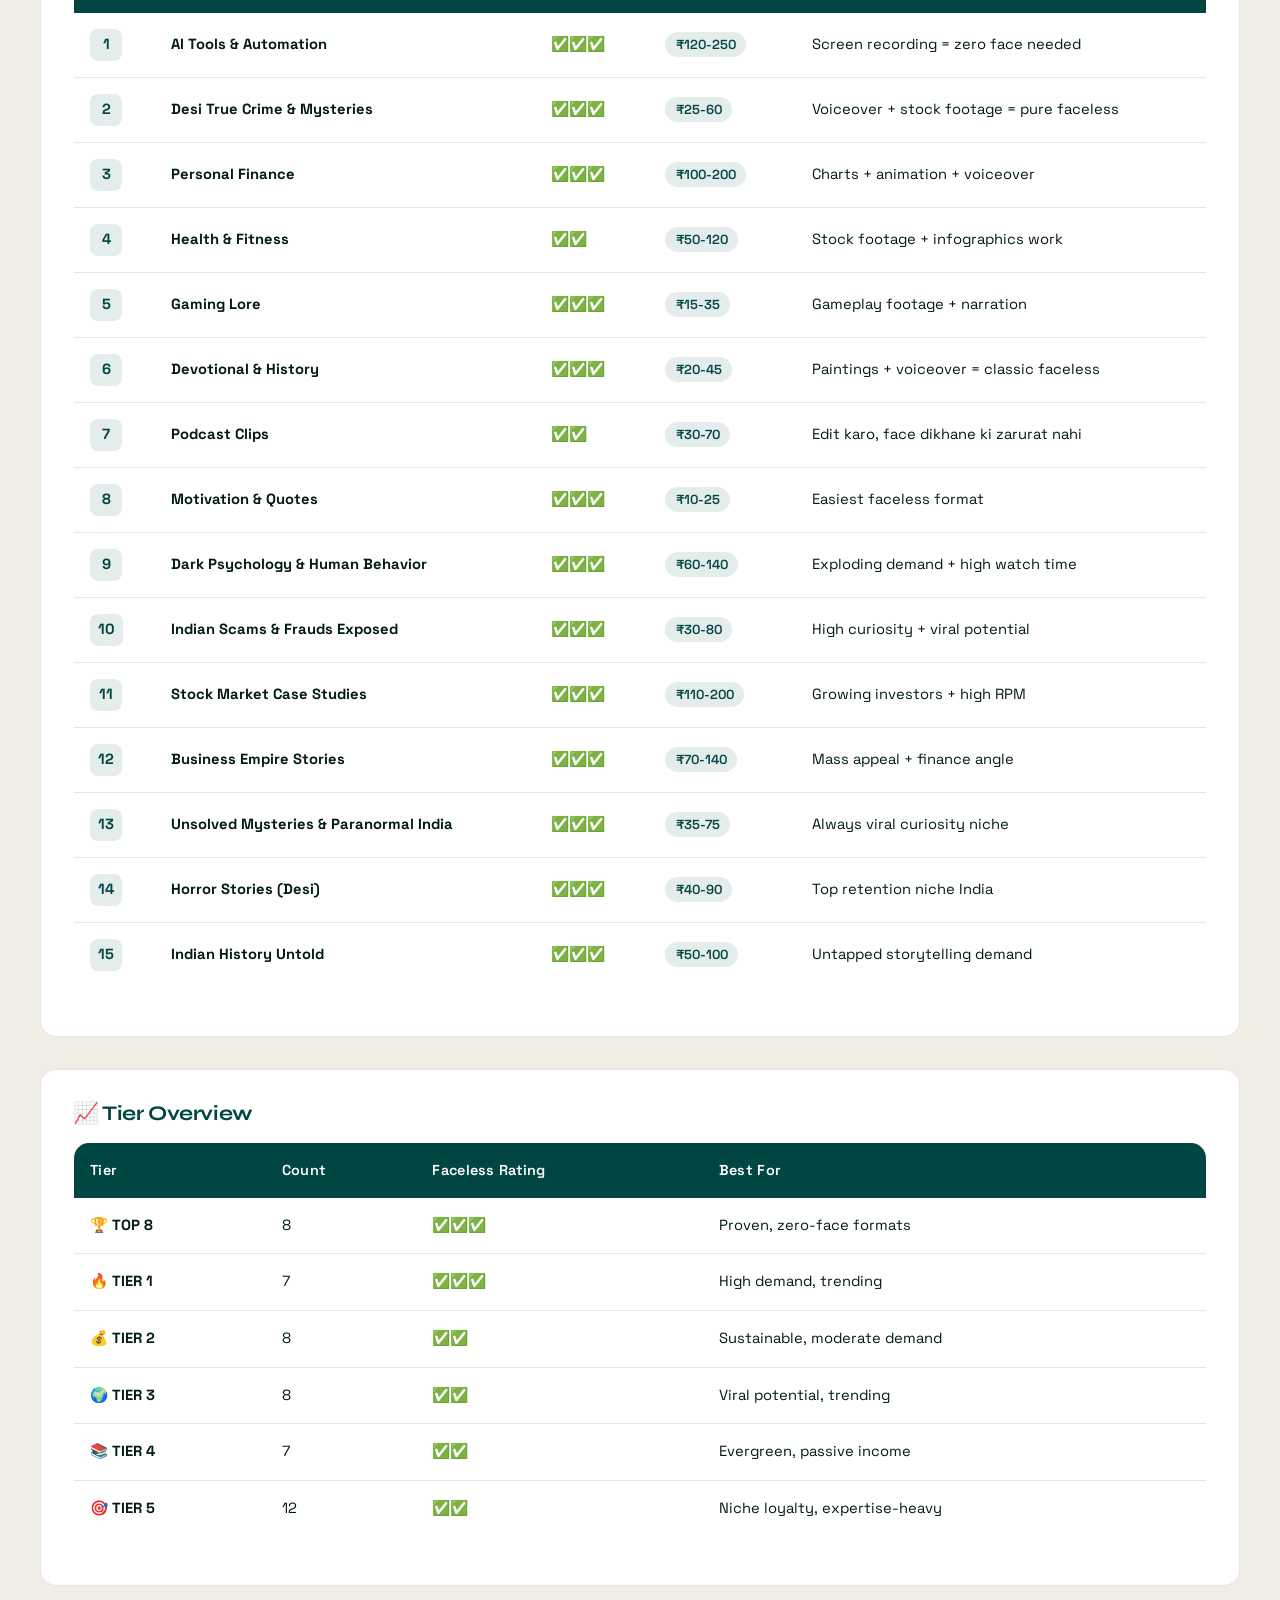
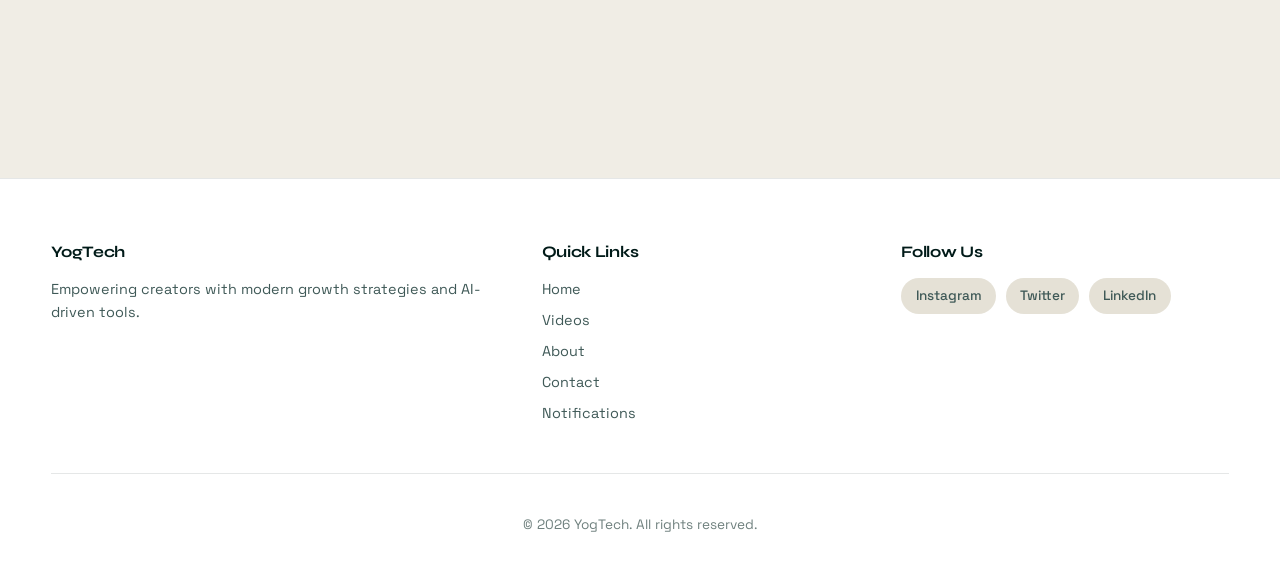
<file: pages/top-50-ideas.html>
<!DOCTYPE html>
<html lang="en">
<head>
  <meta charset="UTF-8" />
  <meta name="viewport" content="width=device-width, initial-scale=1.0" />
  <title>Top 50 Faceless YouTube Niches — YogTech</title>
  <meta name="description" content="Discover the top 50 video ideas and faceless YouTube niches to boost your channel. Find trending niches and start monetizing your YouTube channel." />
  <meta name="keywords" content="faceless youtube niches, youtube ideas, video niche ideas, youtube channel ideas, faceless youtube monetization" />
  <meta name="author" content="YogTech" />
  <meta name="robots" content="index, follow" />
  <link rel="canonical" href="https://yogtech.netlify.app/pages/top-50-ideas.html" />
  <meta property="og:type" content="website" />
  <meta property="og:title" content="Top 50 Faceless YouTube Niches" />
  <meta property="og:description" content="Discover the top 50 video ideas and successful YouTube niches" />
  <link rel="preconnect" href="https://fonts.googleapis.com" />
  <link rel="preconnect" href="https://fonts.gstatic.com" crossorigin />
  <link href="https://fonts.googleapis.com/css2?family=Inter:wght@400;500;600&family=Space+Grotesk:wght@400;500;600;700&family=Syne:wght@600;700;800&family=JetBrains+Mono:wght@400;500&display=swap" rel="stylesheet" />
  <link rel="stylesheet" href="../assets/css/style.css" />
</head>
<body>
  <div class="bg-decor" aria-hidden="true"></div>

  <nav class="navbar">
    <div class="nav-container">
      <a href="../index.html" class="logo-section"><span class="logo-mark">YT</span><span class="brand-name">Yog<span>Tech</span></span></a>
      <ul class="nav-links">
        <li><a href="../index.html">Home</a></li>
        <li><a href="videos.html">Videos</a></li>
        <li><a href="about.html">About</a></li>
        <li><a href="contact.html">Contact</a></li>
        <li><a href="notifications.html" class="active">Notifications</a></li>
      </ul>
      <div class="nav-tools">
        <button class="theme-toggle" aria-label="Toggle theme"><span class="knob"></span></button>
        <div class="hamburger" role="button" tabindex="0"><span></span><span></span><span></span></div>
      </div>
    </div>
  </nav>

  <section class="page-hero">
    <div class="container reveal">
      <span class="hero-eyebrow"><span class="dot"></span> India-Focused · 2026</span>
      <h1>🎬 Top 50 Faceless YouTube Niches</h1>
      <p>Tier-based rankings by faceless viability &amp; content sustainability for Indian creators.</p>
    </div>
  </section>

  <section style="padding-top: 1rem;">
    <div class="ideas-wrap">
      <div class="scoring-info reveal">
        <h2>⭐ Tier System Explained</h2>
        <p style="margin-bottom: 1rem;"><strong>What makes a great faceless niche:</strong> sustainable viewership, minimal face requirements, India-specific demand.</p>
        <table class="tier-table">
          <thead><tr><th>Tier</th><th>Faceless Rating</th><th>Characteristics</th></tr></thead>
          <tbody>
            <tr><td><strong>🏆 TOP 8</strong></td><td>✅✅✅</td><td>Proven formats, zero face needed, highest sustainability</td></tr>
            <tr><td><strong>🔥 TIER 1</strong></td><td>✅✅✅</td><td>High demand + high RPM, exploding niches, viral potential</td></tr>
            <tr><td><strong>💰 TIER 2</strong></td><td>✅✅</td><td>Solid RPM, sustainable audience, long-term potential</td></tr>
            <tr><td><strong>🌍 TIER 3</strong></td><td>✅✅</td><td>Viral potential, trending, requires consistency</td></tr>
            <tr><td><strong>📚 TIER 4</strong></td><td>✅✅</td><td>Evergreen content, loyal audience, passive income</td></tr>
            <tr><td><strong>🎯 TIER 5</strong></td><td>✅✅</td><td>Loyal audience, niche-specific, expertise-heavy</td></tr>
          </tbody>
        </table>
      </div>

      <div class="filters reveal">
        <button class="filter-btn active" data-sort="rank">Sort by Rank</button>
        <button class="filter-btn" data-sort="niche">Sort A–Z</button>
        <button class="filter-btn" data-sort="faceless">Most Faceless</button>
        <button class="filter-btn" data-sort="rpm">Highest RPM</button>
      </div>

      <h2 style="color: var(--accent); margin-bottom: 1rem;">🏆 Complete Rankings</h2>
      <div style="overflow-x: auto;" class="reveal">
        <table class="ideas-table">
          <thead><tr>
            <th>Rank</th><th>Niche Idea</th><th>Faceless</th><th>Approx RPM (India)</th><th>Why This Works</th><th style="text-align:center;">AI Consultant</th>
          </tr></thead>
          <tbody id="tableBody"></tbody>
        </table>
      </div>

      <div class="summary-box reveal" style="margin-top: 2.5rem;">
        <h2>💎 Top 8 + Tier 1 — Best Monetization Picks</h2>
        <p style="margin-bottom: 1rem;">Most faceless-friendly (✅✅✅) with strong RPM potential for Indian creators.</p>
        <div style="overflow-x: auto;">
          <table class="tier-table">
            <thead><tr><th>Rank</th><th>Niche</th><th>Faceless</th><th>Approx RPM</th><th>Why Pick This</th></tr></thead>
            <tbody id="topNichesBody"></tbody>
          </table>
        </div>
      </div>

      <div class="summary-box reveal">
        <h2>📈 Tier Overview</h2>
        <div style="overflow-x: auto;">
          <table class="tier-table">
            <thead><tr><th>Tier</th><th>Count</th><th>Faceless Rating</th><th>Best For</th></tr></thead>
            <tbody>
              <tr><td><strong>🏆 TOP 8</strong></td><td>8</td><td>✅✅✅</td><td>Proven, zero-face formats</td></tr>
              <tr><td><strong>🔥 TIER 1</strong></td><td>7</td><td>✅✅✅</td><td>High demand, trending</td></tr>
              <tr><td><strong>💰 TIER 2</strong></td><td>8</td><td>✅✅</td><td>Sustainable, moderate demand</td></tr>
              <tr><td><strong>🌍 TIER 3</strong></td><td>8</td><td>✅✅</td><td>Viral potential, trending</td></tr>
              <tr><td><strong>📚 TIER 4</strong></td><td>7</td><td>✅✅</td><td>Evergreen, passive income</td></tr>
              <tr><td><strong>🎯 TIER 5</strong></td><td>12</td><td>✅✅</td><td>Niche loyalty, expertise-heavy</td></tr>
            </tbody>
          </table>
        </div>
      </div>
    </div>
  </section>

  <!-- Modal -->
  <div class="modal-overlay" id="chatModal" onclick="if(event.target===this) closeModal()">
    <div class="modal-content">
      <h2 id="modalTitle">ChatGPT Consultation</h2>
      <p style="color: var(--text-soft); font-size: .9rem;"><strong>📋 Paste this prompt into ChatGPT:</strong></p>
      <div class="prompt-text" id="promptText"></div>
      <div class="modal-actions">
        <button class="btn btn-primary" onclick="copyPrompt(this)">📋 Copy Prompt</button>
        <button class="btn btn-secondary" onclick="closeModal()">Close</button>
      </div>
    </div>
  </div>

  <footer class="footer">
    <div class="footer-grid">
      <div class="footer-section"><h3>YogTech</h3><p>Empowering creators with modern growth strategies and AI-driven tools.</p></div>
      <div class="footer-section"><h4>Quick Links</h4><ul>
        <li><a href="../index.html">Home</a></li><li><a href="videos.html">Videos</a></li>
        <li><a href="about.html">About</a></li><li><a href="contact.html">Contact</a></li>
        <li><a href="notifications.html">Notifications</a></li>
      </ul></div>
      <div class="footer-section"><h4>Follow Us</h4><div class="social-links">
        <a href="javascript:void(0)" onclick="comingSoon()">Instagram</a>
        <a href="javascript:void(0)" onclick="comingSoon()">Twitter</a>
        <a href="javascript:void(0)" onclick="comingSoon()">LinkedIn</a>
      </div></div>
    </div>
    <div class="footer-bottom">© 2026 YogTech. All rights reserved.</div>
  </footer>

  <script src="../assets/js/main.js"></script>
  <script>
    const ideasData = [
      { rank: 1, niche: "AI Tools & Automation", faceless: "✅✅✅", reason: "Screen recording = zero face needed", rpm: "₹120-250" },
      { rank: 2, niche: "Desi True Crime & Mysteries", faceless: "✅✅✅", reason: "Voiceover + stock footage = pure faceless", rpm: "₹25-60" },
      { rank: 3, niche: "Personal Finance", faceless: "✅✅✅", reason: "Charts + animation + voiceover", rpm: "₹100-200" },
      { rank: 4, niche: "Health & Fitness", faceless: "✅✅", reason: "Stock footage + infographics work", rpm: "₹50-120" },
      { rank: 5, niche: "Gaming Lore", faceless: "✅✅✅", reason: "Gameplay footage + narration", rpm: "₹15-35" },
      { rank: 6, niche: "Devotional & History", faceless: "✅✅✅", reason: "Paintings + voiceover = classic faceless", rpm: "₹20-45" },
      { rank: 7, niche: "Podcast Clips", faceless: "✅✅", reason: "Edit karo, face dikhane ki zarurat nahi", rpm: "₹30-70" },
      { rank: 8, niche: "Motivation & Quotes", faceless: "✅✅✅", reason: "Easiest faceless format", rpm: "₹10-25" },
      { rank: 9, niche: "Dark Psychology & Human Behavior", faceless: "✅✅✅", reason: "Exploding demand + high watch time", rpm: "₹60-140" },
      { rank: 10, niche: "Indian Scams & Frauds Exposed", faceless: "✅✅✅", reason: "High curiosity + viral potential", rpm: "₹30-80" },
      { rank: 11, niche: "Stock Market Case Studies", faceless: "✅✅✅", reason: "Growing investors + high RPM", rpm: "₹110-200" },
      { rank: 12, niche: "Business Empire Stories", faceless: "✅✅✅", reason: "Mass appeal + finance angle", rpm: "₹70-140" },
      { rank: 13, niche: "Unsolved Mysteries & Paranormal India", faceless: "✅✅✅", reason: "Always viral curiosity niche", rpm: "₹35-75" },
      { rank: 14, niche: "Horror Stories (Desi)", faceless: "✅✅✅", reason: "Top retention niche India", rpm: "₹40-90" },
      { rank: 15, niche: "Indian History Untold", faceless: "✅✅✅", reason: "Untapped storytelling demand", rpm: "₹50-100" },
      { rank: 16, niche: "Career & Government Job Guidance", faceless: "✅✅", reason: "Massive student audience", rpm: "₹45-90" },
      { rank: 17, niche: "Real Estate Explained", faceless: "✅✅", reason: "High value topic India", rpm: "₹80-160" },
      { rank: 18, niche: "Insurance & Tax Simplified", faceless: "✅✅", reason: "Low competition + high RPM", rpm: "₹90-180" },
      { rank: 19, niche: "Indian Court Cases & Law", faceless: "✅✅", reason: "True crime adjacent content", rpm: "₹50-100" },
      { rank: 20, niche: "Crypto & Web3 Hindi", faceless: "✅✅", reason: "High RPM but risky", rpm: "₹70-150" },
      { rank: 21, niche: "Startup Stories India", faceless: "✅✅", reason: "Relatable + inspiring", rpm: "₹60-120" },
      { rank: 22, niche: "Side Hustle & Freelancing Guide", faceless: "✅✅", reason: "Gen Z search intent", rpm: "₹40-85" },
      { rank: 23, niche: "Psychology of Relationships", faceless: "✅✅", reason: "High engagement + watch time", rpm: "₹35-75" },
      { rank: 24, niche: "Amazing Facts (Hinglish)", faceless: "✅✅", reason: "Highly shareable content", rpm: "₹20-50" },
      { rank: 25, niche: "World Records & Extremes", faceless: "✅✅", reason: "Clickable thumbnails", rpm: "₹25-60" },
      { rank: 26, niche: "Conspiracy Theories India", faceless: "✅✅", reason: "Taboo = high CTR", rpm: "₹30-70" },
      { rank: 27, niche: "Celebrity Controversies Explained", faceless: "✅✅", reason: "Always trending", rpm: "₹15-40" },
      { rank: 28, niche: "Indian Geography & States Explained", faceless: "✅✅", reason: "Educational viral content", rpm: "₹35-80" },
      { rank: 29, niche: "Science Explained Simply (Hindi)", faceless: "✅✅", reason: "Mass learning demand", rpm: "₹40-90" },
      { rank: 30, niche: "Mythology Debunked / Logic", faceless: "✅✅", reason: "Controversial + engaging", rpm: "₹25-55" },
      { rank: 31, niche: "Dreams & Subconscious Mind", faceless: "✅✅", reason: "Curiosity driven niche", rpm: "₹30-65" },
      { rank: 32, niche: "Book Summaries Hindi", faceless: "✅✅", reason: "Long-term passive views", rpm: "₹25-55" },
      { rank: 33, niche: "Biographies of Great Indians", faceless: "✅✅", reason: "Wide audience appeal", rpm: "₹20-50" },
      { rank: 34, niche: "Ancient India & Civilizations", faceless: "✅✅", reason: "Niche but loyal audience", rpm: "₹30-70" },
      { rank: 35, niche: "Space & Universe Hindi", faceless: "✅✅", reason: "Evergreen curiosity", rpm: "₹35-80" },
      { rank: 36, niche: "Economics Explained", faceless: "✅✅", reason: "Always relevant topics", rpm: "₹60-130" },
      { rank: 37, niche: "UPSC / IAS Strategy", faceless: "✅✅", reason: "Huge aspirant base", rpm: "₹50-110" },
      { rank: 38, niche: "Moral & Life Lesson Stories", faceless: "✅✅", reason: "Underrated but consistent", rpm: "₹15-40" },
      { rank: 39, niche: "Bollywood Deep Dives", faceless: "✅✅", reason: "India loves Bollywood", rpm: "₹20-50" },
      { rank: 40, niche: "Cricket Strategy & Stats", faceless: "✅✅", reason: "Cricket = religion", rpm: "₹30-70" },
      { rank: 41, niche: "Indian Villages & Rural Life", faceless: "✅✅", reason: "Unique + viral potential", rpm: "₹15-40" },
      { rank: 42, niche: "Cooking (Hands-only)", faceless: "✅✅", reason: "Proven faceless format", rpm: "₹20-50" },
      { rank: 43, niche: "Meditation & Sleep Music", faceless: "✅✅", reason: "Passive income niche", rpm: "₹25-60" },
      { rank: 44, niche: "Language Learning (Hindi → English)", faceless: "✅✅", reason: "Massive demand Tier 2/3", rpm: "₹50-110" },
      { rank: 45, niche: "Astrology & Zodiac", faceless: "✅✅", reason: "Huge belief-based audience", rpm: "₹25-60" },
      { rank: 46, niche: "Animals & Wildlife India", faceless: "✅✅", reason: "Highly shareable", rpm: "₹20-50" },
      { rank: 47, niche: "Motivational Stories (Real People)", faceless: "✅✅", reason: "Emotional connect", rpm: "₹20-50" },
      { rank: 48, niche: "Indian Army & Defense", faceless: "✅✅", reason: "Patriotic engagement", rpm: "₹35-80" },
      { rank: 49, niche: "True Crime International (Hindi)", faceless: "✅✅", reason: "Low competition Hindi", rpm: "₹40-90" },
      { rank: 50, niche: "ASMR / Ambient Sounds India", faceless: "✅✅", reason: "Passive niche growing", rpm: "₹30-70" }
    ];

    let currentSort = 'rank';
    let currentPrompt = '';

    function renderTable() {
      const data = [...ideasData].sort((a, b) => {
        if (currentSort === 'niche') return a.niche.localeCompare(b.niche);
        if (currentSort === 'faceless') return b.faceless.length - a.faceless.length || a.rank - b.rank;
        if (currentSort === 'rpm') {
          const getMin = s => parseInt((s.match(/₹(\d+)/) || [, 0])[1]);
          return getMin(b.rpm) - getMin(a.rpm);
        }
        return a.rank - b.rank;
      });
      document.getElementById('tableBody').innerHTML = data.map(item => `
        <tr>
          <td><span class="rank-badge">${item.rank}</span></td>
          <td><strong>${item.niche}</strong></td>
          <td>${item.faceless}</td>
          <td><span class="rpm-pill">${item.rpm}</span></td>
          <td>${item.reason}</td>
          <td style="text-align:center;"><button class="chat-btn" onclick="openChatModal('${item.niche.replace(/'/g, "\\'")}', ${item.rank})">💬 Ask AI</button></td>
        </tr>
      `).join('');
    }

    function renderTopNiches() {
      const top = ideasData.filter(i => i.rank <= 15);
      document.getElementById('topNichesBody').innerHTML = top.map(item => `
        <tr>
          <td><span class="rank-badge">${item.rank}</span></td>
          <td><strong>${item.niche}</strong></td>
          <td>${item.faceless}</td>
          <td><span class="rpm-pill">${item.rpm}</span></td>
          <td>${item.reason}</td>
        </tr>
      `).join('');
    }

    document.querySelectorAll('.filter-btn').forEach(btn => {
      btn.addEventListener('click', () => {
        currentSort = btn.dataset.sort;
        document.querySelectorAll('.filter-btn').forEach(b => b.classList.remove('active'));
        btn.classList.add('active');
        renderTable();
      });
    });

    function generatePrompt(niche) {
      return `Tum ek YouTube Consultant ho jo Hindi aur Hinglish dono mein expert ho. Mujhe "${niche}" niche ke baare mein ek comprehensive guide do.

⚠️ IMPORTANT: Yeh niche FULLY FACELESS hai! Mujhe mera face bilkul show nahi karna. Sirf screen recording, animations, voiceover, stock footage, B-roll — ye sab use karke content banana hai.

Mujhe batao (Hinglish mein):

1. Faceless Video Banana Ke Steps: detailed step-by-step (screen recording, stock footage/images, voiceover setup, editing).
2. Faceless Equipment & Tools: ₹0-10k, ₹10k-50k, ₹50k+ budget. Free vs paid tools, best recording software, royalty-free media.
3. Video Topics & Ideas (100% Faceless): 25+ ideas.
4. Faceless Content Strategy: animations, text overlays, pacing, thumbnail strategy.
5. Monetization & Income: India RPM, realistic income at 10k/100k/1M subs, sources beyond AdSense.
6. Faceless SEO & Discoverability: keywords, thumbnail + title strategies.
7. Competition & Unique Angle: successful channels, how to differentiate.
8. Audience Building without face: first-month growth, community building.
9. Common Mistakes: typical pitfalls.
10. Realistic Timeline: when meaningful income starts.

🔴 REMEMBER: Mujhe bilkul nahi pata mera face dikhana hai. Sirf faceless methods batana with practical examples and actionable steps.`;
    }

    function openChatModal(niche) {
      currentPrompt = generatePrompt(niche);
      document.getElementById('modalTitle').textContent = `💬 ChatGPT Consultant — ${niche}`;
      document.getElementById('promptText').textContent = currentPrompt;
      document.getElementById('chatModal').classList.add('active');
    }
    function closeModal() { document.getElementById('chatModal').classList.remove('active'); }
    function copyPrompt(btn) {
      navigator.clipboard.writeText(currentPrompt).then(() => {
        const t = btn.textContent; btn.textContent = '✅ Copied!';
        setTimeout(() => (btn.textContent = t), 1800);
      });
    }

    renderTable();
    renderTopNiches();
  </script>
</body>
</html>
</file>
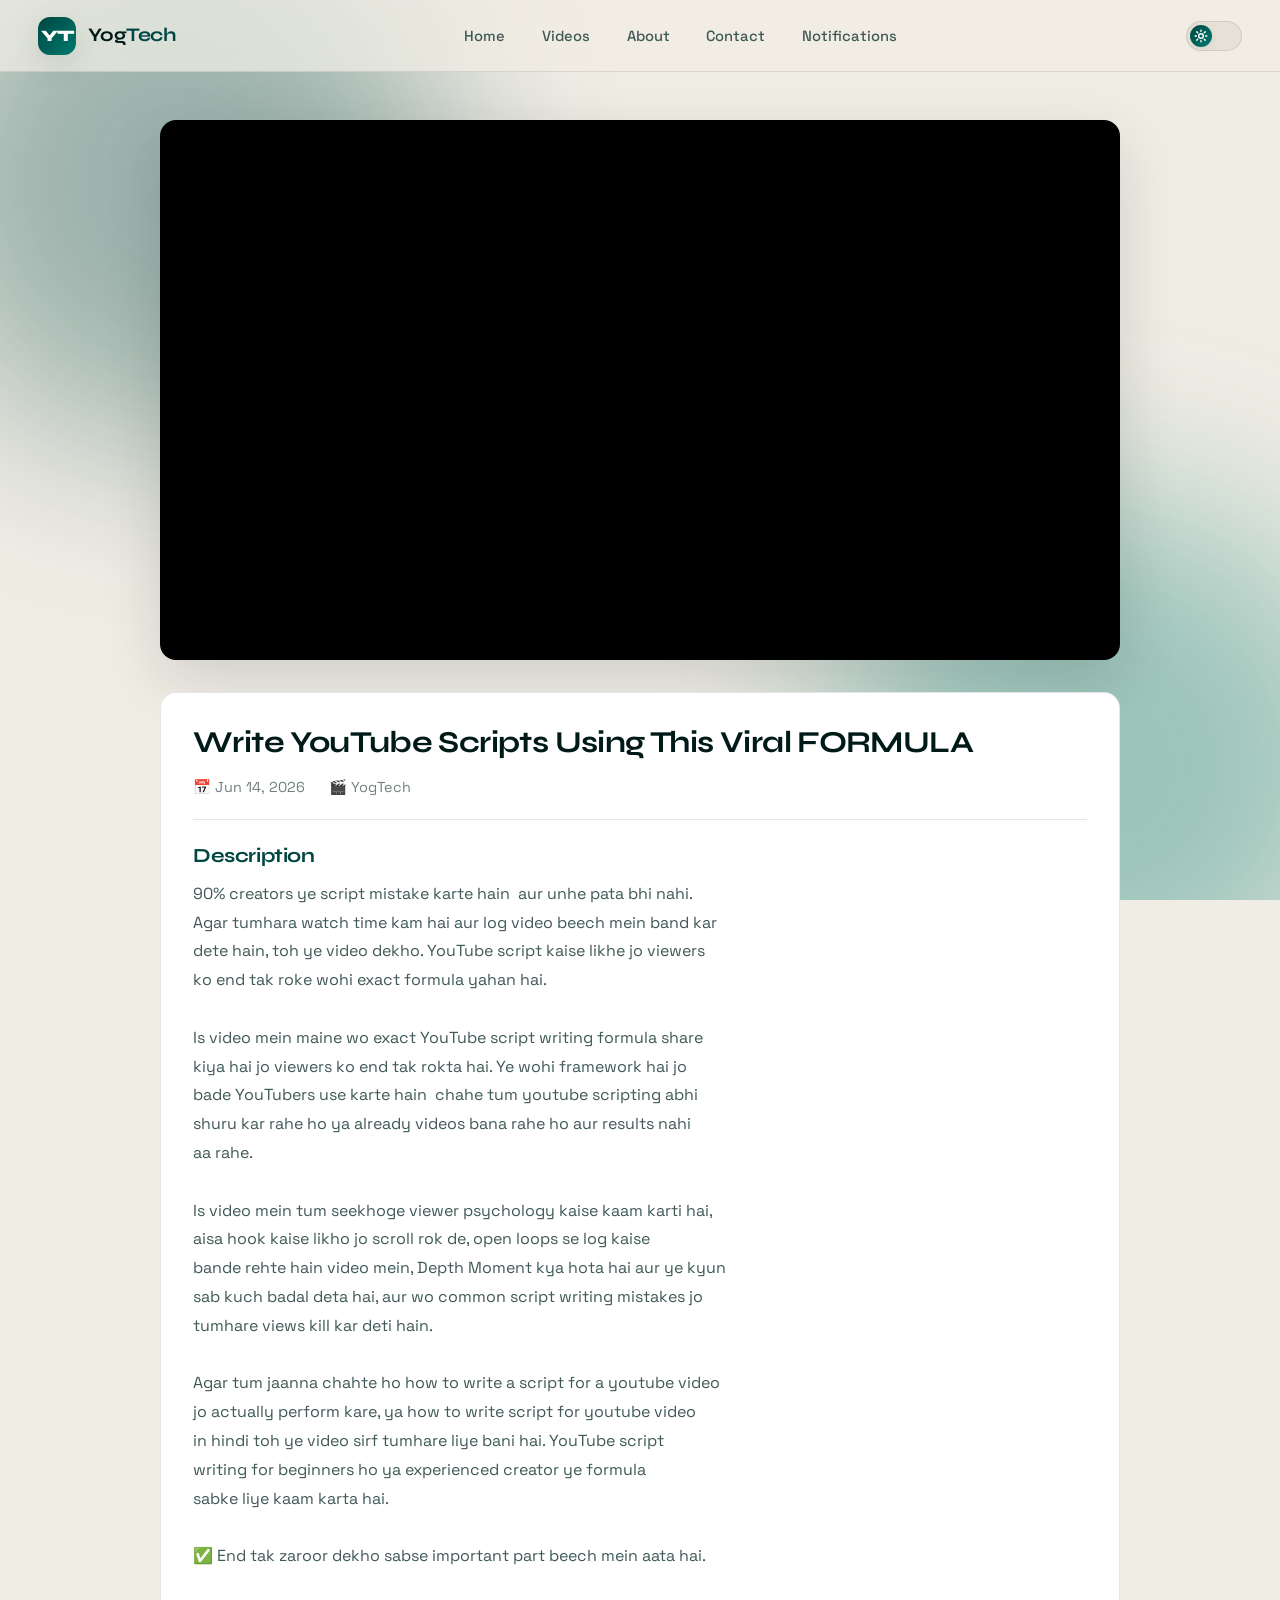
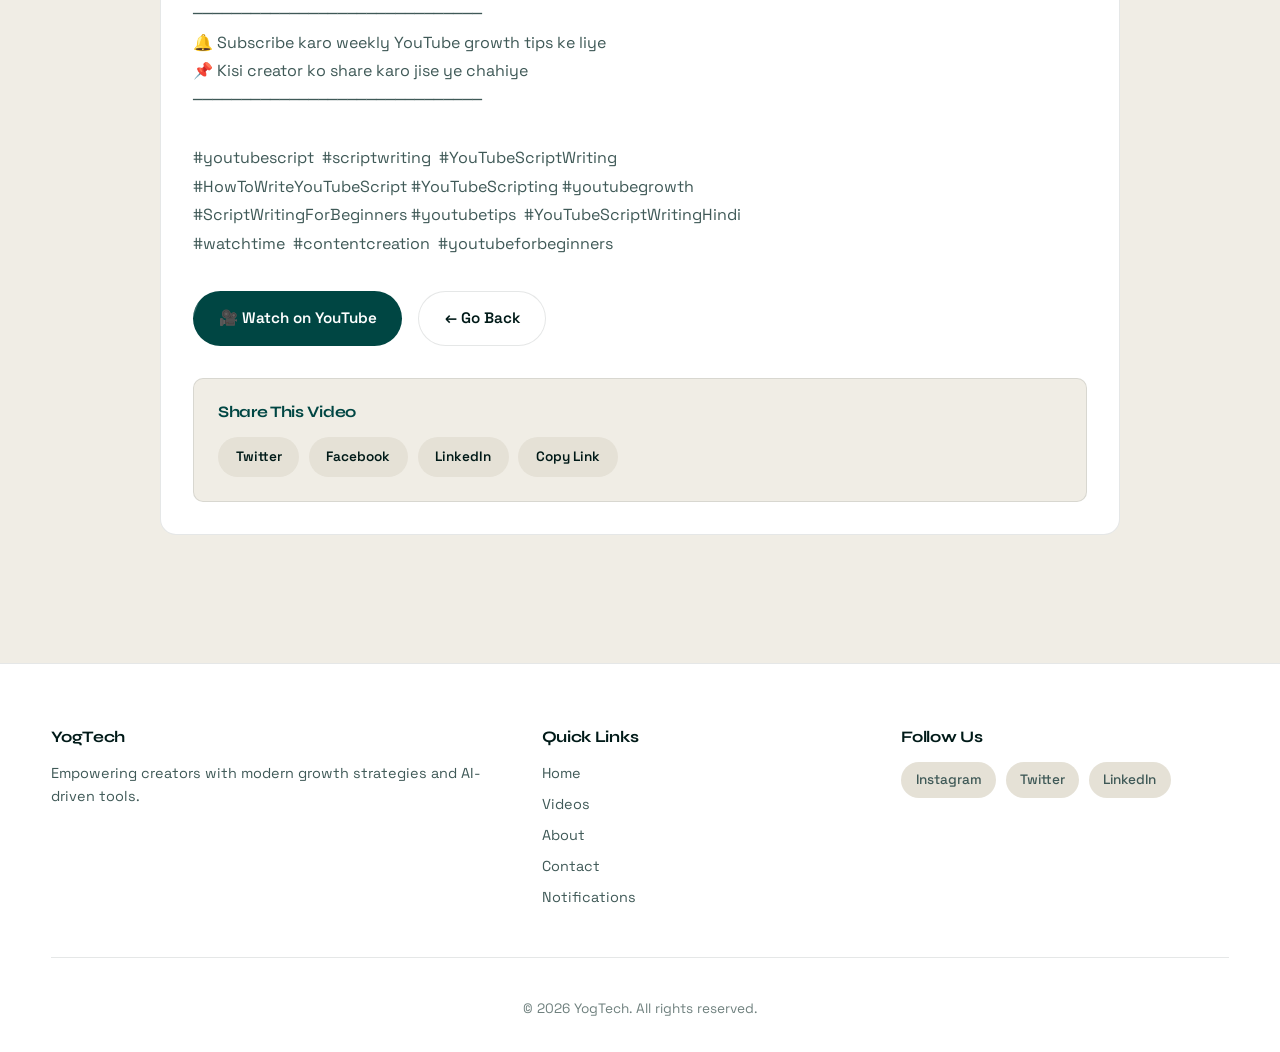
<file: pages/video-detail.html>
<!DOCTYPE html>
<html lang="en">
<head>
  <meta charset="UTF-8" />
  <meta name="viewport" content="width=device-width, initial-scale=1.0" />
  <title>Video — YogTech</title>
  <meta name="description" content="Discover detailed insights and information about this YogTech video. Learn more about social media growth and AI strategies." />
  <meta name="keywords" content="yogtech video, video guide, social media strategy, youtube guide" />
  <meta name="author" content="YogTech" />
  <meta name="robots" content="index, follow" />
  <link rel="canonical" href="https://yogtech.netlify.app/pages/video-detail.html" />
  <meta property="og:type" content="video.other" />
  <meta property="og:title" content="YogTech Video" />
  <meta property="og:description" content="Detailed video insights and information" />
  <link rel="preconnect" href="https://fonts.googleapis.com" />
  <link rel="preconnect" href="https://fonts.gstatic.com" crossorigin />
  <link href="https://fonts.googleapis.com/css2?family=Inter:wght@400;500;600&family=Space+Grotesk:wght@400;500;600;700&family=Syne:wght@600;700;800&display=swap" rel="stylesheet" />
  <link rel="stylesheet" href="../assets/css/style.css" />
</head>
<body>
  <div class="bg-decor" aria-hidden="true"></div>

  <nav class="navbar">
    <div class="nav-container">
      <a href="../index.html" class="logo-section"><span class="logo-mark">YT</span><span class="brand-name">Yog<span>Tech</span></span></a>
      <ul class="nav-links">
        <li><a href="../index.html">Home</a></li>
        <li><a href="videos.html">Videos</a></li>
        <li><a href="about.html">About</a></li>
        <li><a href="contact.html">Contact</a></li>
        <li><a href="notifications.html">Notifications</a></li>
      </ul>
      <div class="nav-tools">
        <button class="theme-toggle" aria-label="Toggle theme"><span class="knob"></span></button>
        <div class="hamburger" role="button" tabindex="0"><span></span><span></span><span></span></div>
      </div>
    </div>
  </nav>

  <section style="padding: calc(var(--nav-h) + 3rem) 0 4rem;">
    <div class="video-detail reveal" id="video-detail-container">
      <div class="loading-state"><div class="spinner"></div>Loading video…</div>
    </div>
  </section>

  <footer class="footer">
    <div class="footer-grid">
      <div class="footer-section"><h3>YogTech</h3><p>Empowering creators with modern growth strategies and AI-driven tools.</p></div>
      <div class="footer-section"><h4>Quick Links</h4><ul>
        <li><a href="../index.html">Home</a></li><li><a href="videos.html">Videos</a></li>
        <li><a href="about.html">About</a></li><li><a href="contact.html">Contact</a></li>
        <li><a href="notifications.html">Notifications</a></li>
      </ul></div>
      <div class="footer-section"><h4>Follow Us</h4><div class="social-links">
        <a href="javascript:void(0)" onclick="comingSoon()">Instagram</a>
        <a href="javascript:void(0)" onclick="comingSoon()">Twitter</a>
        <a href="javascript:void(0)" onclick="comingSoon()">LinkedIn</a>
      </div></div>
    </div>
    <div class="footer-bottom">© 2026 YogTech. All rights reserved.</div>
  </footer>

  <script src="../assets/js/main.js"></script>
</body>
</html>
</file>
<file: assets/css/style.css>
/* =====================================================
   YogTech — Professional Theme (Light + Dark)
   Light: #F0EDE5 (bg)  +  #004643 (accent)
   Dark : #000F08 (bg)  +  #FB3640 (accent)
   ===================================================== */

/* ---------- Reset ---------- */
*, *::before, *::after { box-sizing: border-box; margin: 0; padding: 0; }
html { scroll-behavior: smooth; -webkit-font-smoothing: antialiased; }
img { max-width: 100%; display: block; }
a { color: inherit; text-decoration: none; }
button { font: inherit; cursor: pointer; border: none; background: none; color: inherit; }
input, textarea { font: inherit; }

/* ---------- Theme Tokens ---------- */
:root {
  --bg:           #F0EDE5;
  --bg-elev:      #FFFFFF;
  --bg-soft:      #E5E1D6;
  --text:         #001A18;
  --text-soft:    #3F5957;
  --text-mute:    #6F807E;
  --accent:       #004643;
  --accent-2:     #007A6E;
  --accent-soft:  rgba(0, 70, 67, 0.10);
  --border:       rgba(0, 22, 20, 0.10);
  --shadow-sm:    0 2px 8px rgba(0, 22, 20, 0.06);
  --shadow-md:    0 10px 30px rgba(0, 22, 20, 0.10);
  --shadow-lg:    0 20px 60px rgba(0, 22, 20, 0.14);
  --grad:         linear-gradient(135deg, #004643 0%, #007A6E 100%);
  --grad-soft:    linear-gradient(135deg, rgba(0,70,67,.08), rgba(0,122,110,.04));
  --radius:       16px;
  --radius-sm:    10px;
  --radius-lg:    24px;
  --nav-h:        72px;
  --ease:         cubic-bezier(.22, 1, .36, 1);
  --ease-out:     cubic-bezier(.16, 1, .3, 1);
  color-scheme: light;
}

[data-theme="dark"] {
  --bg:           #000F08;
  --bg-elev:      #07170F;
  --bg-soft:      #0D2218;
  --text:         #F5F1E8;
  --text-soft:    #C1BFB4;
  --text-mute:    #8A8B82;
  --accent:       #FB3640;
  --accent-2:     #FF6B73;
  --accent-soft:  rgba(251, 54, 64, 0.12);
  --border:       rgba(245, 241, 232, 0.10);
  --shadow-sm:    0 2px 8px rgba(0, 0, 0, 0.5);
  --shadow-md:    0 10px 30px rgba(0, 0, 0, 0.55);
  --shadow-lg:    0 20px 60px rgba(251, 54, 64, 0.18);
  --grad:         linear-gradient(135deg, #FB3640 0%, #FF6B73 100%);
  --grad-soft:    linear-gradient(135deg, rgba(251,54,64,.10), rgba(255,107,115,.04));
  color-scheme: dark;
}

/* ---------- Base ---------- */
body {
  font-family: 'Space Grotesk', 'Inter', system-ui, -apple-system, Segoe UI, Roboto, sans-serif;
  background: var(--bg);
  color: var(--text);
  line-height: 1.6;
  overflow-x: hidden;
  transition: background-color .5s var(--ease), color .5s var(--ease);
}

h1, h2, h3, h4 { font-family: 'Syne', 'Space Grotesk', system-ui, sans-serif; line-height: 1.15; font-weight: 700; letter-spacing: -0.02em; }
h1 { font-size: clamp(2.2rem, 5vw, 4.2rem); }
h2 { font-size: clamp(1.8rem, 3.5vw, 2.8rem); }
h3 { font-size: 1.25rem; }
p  { color: var(--text-soft); }

.container { width: min(1200px, 92%); margin-inline: auto; }
section { padding: 6rem 0; position: relative; }

/* ---------- Animated Background Blobs ---------- */
.bg-decor {
  position: fixed; inset: 0; pointer-events: none; z-index: 0; overflow: hidden;
}
.bg-decor::before,
.bg-decor::after {
  content: ""; position: absolute; width: 60vmin; height: 60vmin; border-radius: 50%;
  filter: blur(90px); opacity: .35;
  background: var(--accent);
  animation: float 18s ease-in-out infinite;
}
.bg-decor::before { top: -10vmin; left: -10vmin; }
.bg-decor::after  { bottom: -15vmin; right: -10vmin; background: var(--accent-2); animation-delay: -9s; }

@keyframes float {
  0%, 100% { transform: translate(0,0) scale(1); }
  33%      { transform: translate(8vmin,-6vmin) scale(1.1); }
  66%      { transform: translate(-6vmin,8vmin) scale(.95); }
}

/* ---------- Navbar ---------- */
.navbar {
  position: fixed; top: 0; left: 0; right: 0; height: var(--nav-h);
  z-index: 100; display: flex; align-items: center;
  background: color-mix(in srgb, var(--bg) 75%, transparent);
  backdrop-filter: saturate(160%) blur(18px);
  -webkit-backdrop-filter: saturate(160%) blur(18px);
  border-bottom: 1px solid var(--border);
  transition: background .4s var(--ease), border-color .4s var(--ease);
}
.nav-container {
  width: min(1280px, 94%); margin-inline: auto;
  display: flex; align-items: center; justify-content: space-between; gap: 1rem;
}
.logo-section { display: flex; align-items: center; gap: .75rem; }
.logo-mark {
  width: 38px; height: 38px; border-radius: 12px;
  display: grid; place-items: center; color: #fff;
  background: var(--grad);
  font-weight: 800; font-family: 'Syne', sans-serif; letter-spacing: -.04em;
  box-shadow: var(--shadow-md);
  transition: transform .4s var(--ease);
}
.logo-section:hover .logo-mark { transform: rotate(-8deg) scale(1.05); }
.brand-name { font-family: 'Syne', sans-serif; font-weight: 700; font-size: 1.2rem; letter-spacing: -.02em; }
.brand-name span { color: var(--accent); }

.nav-links { list-style: none; display: flex; gap: .3rem; align-items: center; }
.nav-links a {
  position: relative; padding: .55rem 1rem; border-radius: 999px;
  font-size: .92rem; font-weight: 500; color: var(--text-soft);
  transition: color .3s var(--ease), background .3s var(--ease);
}
.nav-links a:hover { color: var(--text); background: var(--accent-soft); }
.nav-links a.active { color: var(--accent); }
.nav-links a.active::after {
  content: ""; position: absolute; left: 50%; bottom: 2px; width: 4px; height: 4px;
  border-radius: 50%; background: var(--accent); transform: translateX(-50%);
}

.nav-tools { display: flex; align-items: center; gap: .5rem; }

/* Theme toggle */
.theme-toggle {
  width: 56px; height: 30px; border-radius: 999px;
  background: var(--bg-soft); border: 1px solid var(--border);
  position: relative; display: inline-flex; align-items: center; padding: 0 4px;
  transition: background .4s var(--ease);
}
.theme-toggle .knob {
  position: absolute; top: 3px; left: 3px;
  width: 22px; height: 22px; border-radius: 50%;
  background: var(--grad);
  box-shadow: var(--shadow-sm);
  display: grid; place-items: center; color: #fff; font-size: 12px;
  transition: transform .5s var(--ease), background .4s var(--ease);
}
[data-theme="dark"] .theme-toggle .knob { transform: translateX(26px); }
.theme-toggle .knob svg { width: 14px; height: 14px; }

/* Hamburger */
.hamburger { display: none; width: 32px; height: 32px; position: relative; }
.hamburger span {
  position: absolute; left: 4px; right: 4px; height: 2px; background: var(--text);
  border-radius: 2px; transition: transform .4s var(--ease), opacity .3s, top .3s;
}
.hamburger span:nth-child(1) { top: 10px; }
.hamburger span:nth-child(2) { top: 15px; }
.hamburger span:nth-child(3) { top: 20px; }
.hamburger.active span:nth-child(1) { top: 15px; transform: rotate(45deg); }
.hamburger.active span:nth-child(2) { opacity: 0; }
.hamburger.active span:nth-child(3) { top: 15px; transform: rotate(-45deg); }

/* ---------- Buttons ---------- */
.btn {
  display: inline-flex; align-items: center; justify-content: center; gap: .5rem;
  padding: .9rem 1.6rem; border-radius: 999px; font-weight: 600; font-size: .95rem;
  transition: transform .35s var(--ease), box-shadow .35s var(--ease), background .35s var(--ease), color .35s var(--ease);
  position: relative; overflow: hidden;
}
.btn-primary {
  background: var(--accent); color: #fff;
}
.btn-primary:hover { transform: translateY(-2px); box-shadow: var(--shadow-md); background: var(--accent-2); }
.btn-secondary {
  background: var(--bg-elev); color: var(--text); border: 1px solid var(--border);
}
.btn-secondary:hover { transform: translateY(-2px); border-color: var(--accent); color: var(--accent); }
.btn-outline {
  background: transparent; color: var(--text); border: 1px solid var(--border);
}
.btn-outline:hover { background: var(--accent); color:#fff; border-color: var(--accent); }
.btn-ghost { color: var(--accent); }
.btn-ghost:hover { background: var(--accent-soft); }

.btn::after {
  content: ""; position: absolute; inset: 0; background: rgba(255,255,255,.18);
  transform: translateX(-100%) skewX(-20deg); transition: transform .6s var(--ease);
}
.btn:hover::after { transform: translateX(100%) skewX(-20deg); }

/* ---------- Hero ---------- */
.hero {
  min-height: 100vh; padding: calc(var(--nav-h) + 4rem) 0 4rem;
  display: grid; place-items: center; position: relative; z-index: 1;
}
.hero-inner { text-align: center; width: min(900px, 92%); margin-inline: auto; }
.hero-eyebrow {
  display: inline-flex; align-items: center; justify-content: center; gap: .55rem;
  /* slightly extra left padding to optically balance the trailing letter-spacing gap */
  padding: .45rem 1.05rem .45rem 1.15rem;
  border-radius: 999px;
  background: var(--accent-soft); color: var(--accent);
  font-size: .78rem; font-weight: 700; letter-spacing: .14em; text-transform: uppercase;
  line-height: 1; vertical-align: middle;
  margin-bottom: 1.5rem;
}
.hero-eyebrow .dot {
  flex-shrink: 0;
  width: 7px; height: 7px; border-radius: 50%; background: var(--accent);
  box-shadow: 0 0 0 0 var(--accent);
  animation: pulse 2s infinite;
}
@keyframes pulse {
  0%   { box-shadow: 0 0 0 0 var(--accent); }
  70%  { box-shadow: 0 0 0 12px transparent; }
  100% { box-shadow: 0 0 0 0 transparent; }
}

.hero-title {
  font-weight: 700;
  background: linear-gradient(180deg, var(--text) 0%, var(--text-soft) 100%);
  -webkit-background-clip: text; background-clip: text; -webkit-text-fill-color: transparent;
}
.hero-title .accent {
  background: var(--grad); -webkit-background-clip: text; background-clip: text;
  -webkit-text-fill-color: transparent; display: inline-block;
}
.hero-sub {
  margin: 1.5rem auto 2.5rem; max-width: 640px; font-size: 1.1rem; color: var(--text-soft);
}
.hero-cta { display: flex; gap: 1rem; justify-content: center; flex-wrap: wrap; }
.hero-marquee {
  margin-top: 4rem; display: flex; gap: 3rem; justify-content: center; flex-wrap: wrap;
  opacity: .6;
}
.hero-marquee span {
  font-size: .9rem; font-weight: 600; letter-spacing: .15em; text-transform: uppercase;
  color: var(--text-mute);
}

/* Floating chips (replaces floating icons) */
.float-chip {
  position: absolute; padding: .55rem 1rem; border-radius: 999px;
  background: var(--bg-elev); border: 1px solid var(--border);
  box-shadow: var(--shadow-md); font-size: .85rem; font-weight: 600;
  display: inline-flex; align-items: center; gap: .5rem;
  animation: bob 6s ease-in-out infinite;
}
.float-chip .emoji { font-size: 1.05rem; }
.float-chip:nth-child(1) { top: 18%; left: 8%; animation-delay: 0s; }
.float-chip:nth-child(2) { top: 28%; right: 10%; animation-delay: -1.5s; }
.float-chip:nth-child(3) { bottom: 30%; left: 12%; animation-delay: -3s; }
.float-chip:nth-child(4) { bottom: 22%; right: 14%; animation-delay: -4.5s; }
@keyframes bob {
  0%,100% { transform: translateY(0); }
  50%     { transform: translateY(-14px); }
}

/* ---------- Section header ---------- */
.section-head { text-align: center; max-width: 720px; margin: 0 auto 3.5rem; }
.section-kicker {
  display: inline-block; font-size: .8rem; font-weight: 700; letter-spacing: .2em;
  text-transform: uppercase; color: var(--accent); margin-bottom: .9rem;
}
.section-title { margin-bottom: 1rem; }
.section-sub { color: var(--text-soft); font-size: 1.05rem; }

/* ---------- Video grid ---------- */
.videos-grid {
  display: grid; grid-template-columns: repeat(auto-fill, minmax(320px, 1fr));
  gap: 1.75rem;
}
.video-card {
  position: relative; background: var(--bg-elev); border-radius: var(--radius);
  border: 1px solid var(--border); overflow: hidden; cursor: pointer;
  transition: transform .5s var(--ease), box-shadow .5s var(--ease), border-color .35s var(--ease);
  display: flex; flex-direction: column;
}
.video-card:hover {
  transform: translateY(-8px);
  box-shadow: var(--shadow-lg);
  border-color: var(--accent);
}
.video-thumb-wrap {
  position: relative; aspect-ratio: 16/9; overflow: hidden; background: var(--bg-soft);
}
.video-thumb-wrap img {
  width: 100%; height: 100%; object-fit: cover;
  transition: transform .8s var(--ease);
}
.video-card:hover .video-thumb-wrap img { transform: scale(1.08); }
.video-thumb-wrap::after {
  content: "▶"; position: absolute; top: 50%; left: 50%;
  transform: translate(-50%, -50%) scale(.7); opacity: 0;
  width: 64px; height: 64px; border-radius: 50%;
  background: var(--accent); color: #fff;
  display: grid; place-items: center; font-size: 1.4rem;
  box-shadow: var(--shadow-lg);
  transition: opacity .4s var(--ease), transform .5s var(--ease);
}
.video-card:hover .video-thumb-wrap::after { opacity: 1; transform: translate(-50%,-50%) scale(1); }

.video-info { padding: 1.25rem 1.25rem 1.4rem; display: flex; flex-direction: column; gap: .55rem; flex: 1; }
.video-title {
  font-size: 1.05rem; font-weight: 600; line-height: 1.4; color: var(--text);
  display: -webkit-box; -webkit-line-clamp: 2; -webkit-box-orient: vertical; overflow: hidden;
}
.video-date { font-size: .82rem; color: var(--text-mute); font-weight: 500; }
.video-desc {
  font-size: .9rem; color: var(--text-soft);
  display: -webkit-box; -webkit-line-clamp: 2; -webkit-box-orient: vertical; overflow: hidden;
}
.video-cta {
  margin-top: auto; padding-top: .6rem;
  color: var(--accent); font-weight: 600; font-size: .9rem;
  display: inline-flex; align-items: center; gap: .35rem;
}
.video-cta::after { content: "→"; transition: transform .3s var(--ease); }
.video-card:hover .video-cta::after { transform: translateX(4px); }

.loading-state {
  grid-column: 1/-1; padding: 4rem 2rem; text-align: center;
  border: 2px dashed var(--border); border-radius: var(--radius); color: var(--text-mute);
}
.loading-state .spinner {
  width: 38px; height: 38px; border-radius: 50%;
  border: 3px solid var(--border); border-top-color: var(--accent);
  margin: 0 auto 1rem; animation: spin 1s linear infinite;
}
@keyframes spin { to { transform: rotate(360deg); } }

.view-all-wrap { text-align: center; margin-top: 3rem; }

/* ---------- Features ---------- */
.features-grid {
  display: grid; grid-template-columns: repeat(auto-fit, minmax(240px, 1fr));
  gap: 1.25rem;
}
.feature-card {
  background: var(--bg-elev); border: 1px solid var(--border); border-radius: var(--radius);
  padding: 1.75rem; position: relative; overflow: hidden;
  transition: transform .5s var(--ease), border-color .35s var(--ease);
}
.feature-card::before {
  content: ""; position: absolute; inset: 0; opacity: 0;
  background: var(--grad-soft); transition: opacity .4s var(--ease);
}
.feature-card:hover { transform: translateY(-6px); border-color: var(--accent); }
.feature-card:hover::before { opacity: 1; }
.feature-card > * { position: relative; z-index: 1; }
.feature-icon {
  width: 48px; height: 48px; border-radius: 12px;
  background: var(--accent-soft); color: var(--accent);
  display: grid; place-items: center; font-size: 1.5rem;
  margin-bottom: 1rem;
}
.feature-card h3 { margin-bottom: .4rem; font-size: 1.1rem; }
.feature-card p { font-size: .9rem; }

/* ---------- CTA ---------- */
.cta-section { padding: 5rem 0; }
.cta-inner {
  background: var(--grad); color: #fff; border-radius: var(--radius-lg);
  padding: 4rem 2rem; text-align: center; position: relative; overflow: hidden;
  box-shadow: var(--shadow-lg);
}
.cta-inner::before {
  content: ""; position: absolute; inset: -50%;
  background: radial-gradient(circle at 50% 50%, rgba(255,255,255,.15), transparent 60%);
  animation: spin 18s linear infinite;
}
.cta-inner > * { position: relative; z-index: 1; }
.cta-inner h2 { color: #fff; margin-bottom: 1rem; }
.cta-inner p { color: rgba(255,255,255,.85); margin-bottom: 2rem; }
.cta-inner .btn-primary { background: #fff; color: var(--accent); }
.cta-inner .btn-primary:hover { background: rgba(255,255,255,.92); }

/* ---------- Footer ---------- */
.footer {
  border-top: 1px solid var(--border); padding: 4rem 0 2rem; margin-top: 4rem;
  background: var(--bg-elev);
}
.footer-grid {
  display: grid; grid-template-columns: 1.4fr 1fr 1fr; gap: 2rem;
  width: min(1200px, 92%); margin: 0 auto;
}
.footer-section h3, .footer-section h4 {
  margin-bottom: 1rem; font-size: 1rem; font-family: 'Syne', sans-serif;
}
.footer-section p, .footer-section li { font-size: .9rem; color: var(--text-soft); margin-bottom: .5rem; }
.footer-section ul { list-style: none; }
.footer-section a { color: var(--text-soft); transition: color .3s var(--ease); }
.footer-section a:hover { color: var(--accent); }
.social-links { display: flex; gap: .6rem; flex-wrap: wrap; }
.social-links a {
  padding: .45rem .9rem; border-radius: 999px; background: var(--bg-soft);
  font-size: .85rem; font-weight: 500;
}
.social-links a:hover { background: var(--accent); color: #fff; }
.footer-bottom {
  text-align: center; padding-top: 2.5rem; margin-top: 2.5rem;
  border-top: 1px solid var(--border); font-size: .85rem; color: var(--text-mute);
  width: min(1200px, 92%); margin-inline: auto;
}

/* ---------- Page hero (inner pages) ---------- */
.page-hero {
  padding: calc(var(--nav-h) + 4rem) 0 3rem;
  text-align: center; position: relative; z-index: 1;
}
.page-hero .container { text-align: center; }
.page-hero h1 {
  background: var(--grad); -webkit-background-clip: text; background-clip: text;
  -webkit-text-fill-color: transparent; display: inline-block;
  margin-top: .25rem;
}
.page-hero p { max-width: 640px; margin: 1rem auto 0; color: var(--text-soft); }

/* ---------- Forms ---------- */
.form-grid { display: grid; grid-template-columns: 1fr 1fr; gap: 2rem; }
.card {
  background: var(--bg-elev); border: 1px solid var(--border);
  border-radius: var(--radius); padding: 2rem;
}
.form-group { margin-bottom: 1.25rem; }
.form-group label { display: block; font-weight: 600; font-size: .9rem; margin-bottom: .5rem; }
.form-group input,
.form-group textarea {
  width: 100%; padding: .85rem 1rem; border-radius: var(--radius-sm);
  background: var(--bg); border: 1px solid var(--border); color: var(--text);
  transition: border-color .3s var(--ease), box-shadow .3s var(--ease);
}
.form-group input:focus,
.form-group textarea:focus {
  outline: none; border-color: var(--accent);
  box-shadow: 0 0 0 4px var(--accent-soft);
}
.form-group textarea { min-height: 130px; resize: vertical; }

.success-toast {
  display: none; padding: 1rem; border-radius: var(--radius-sm);
  background: var(--accent-soft); color: var(--accent); font-weight: 600;
  margin-bottom: 1rem; text-align: center;
}
.success-toast.show { display: block; animation: slideDown .4s var(--ease-out); }
@keyframes slideDown {
  from { transform: translateY(-10px); opacity: 0; }
  to   { transform: translateY(0); opacity: 1; }
}

/* ---------- About ---------- */
.about-block { background: var(--bg-elev); border: 1px solid var(--border); border-radius: var(--radius); padding: 2.5rem; margin-bottom: 1.5rem; }
.about-block h2 { margin-bottom: 1rem; color: var(--accent); font-size: 1.6rem; }
.about-block p { margin-bottom: 1rem; }
.about-list { list-style: none; }
.about-list li { padding-left: 2rem; margin-bottom: .8rem; position: relative; color: var(--text-soft); }
.about-list li::before {
  content: ""; position: absolute; left: 0; top: .55rem; width: 16px; height: 16px;
  border-radius: 50%; background: var(--accent-soft);
  border: 2px solid var(--accent);
}
.values-grid { display: grid; grid-template-columns: repeat(auto-fit, minmax(180px, 1fr)); gap: 1rem; margin-top: 1.5rem; }
.value-card {
  background: var(--bg); border: 1px solid var(--border); border-radius: var(--radius-sm);
  padding: 1.5rem; text-align: center;
  transition: transform .4s var(--ease), border-color .3s var(--ease);
}
.value-card:hover { transform: translateY(-6px); border-color: var(--accent); }
.value-card .value-icon { font-size: 2rem; margin-bottom: .6rem; }
.value-card h3 { font-size: 1rem; margin-bottom: .3rem; }
.value-card p { font-size: .85rem; }

/* ---------- Notifications ---------- */
.notification-list { display: flex; flex-direction: column; gap: 1rem; }
.notification-item {
  background: var(--bg-elev); border: 1px solid var(--border);
  border-left: 4px solid var(--accent);
  border-radius: var(--radius); padding: 1.5rem;
  cursor: pointer; transition: transform .4s var(--ease), border-color .3s var(--ease), box-shadow .3s var(--ease);
}
.notification-item:hover { transform: translateX(6px); box-shadow: var(--shadow-md); }
.notif-head { display: flex; justify-content: space-between; align-items: center; gap: 1rem; margin-bottom: .4rem; flex-wrap: wrap; }
.notif-title { font-weight: 600; font-size: 1.05rem; }
.notif-time { font-size: .8rem; color: var(--text-mute); }
.notif-badge {
  display: inline-block; background: var(--accent); color: #fff;
  padding: .2rem .7rem; border-radius: 999px; font-size: .7rem;
  font-weight: 700; letter-spacing: .1em; text-transform: uppercase;
  margin-top: .6rem;
}

/* ---------- Video Detail ---------- */
.video-detail { width: min(960px, 94%); margin: 0 auto; }
.video-player {
  background: #000; border-radius: var(--radius); overflow: hidden;
  border: 1px solid var(--border); box-shadow: var(--shadow-lg); margin-bottom: 2rem;
  aspect-ratio: 16/9;
}
.video-player iframe { width: 100%; height: 100%; border: 0; display: block; }
.video-detail-body {
  background: var(--bg-elev); border: 1px solid var(--border);
  border-radius: var(--radius); padding: 2rem;
}
.video-detail-body h1 { font-size: clamp(1.3rem, 3vw, 1.9rem); margin-bottom: 1rem; }
.video-meta { display: flex; gap: 1.5rem; flex-wrap: wrap; padding-bottom: 1.25rem; border-bottom: 1px solid var(--border); margin-bottom: 1.5rem; color: var(--text-mute); font-size: .9rem; }
.video-detail-body .desc h3 { color: var(--accent); margin-bottom: .8rem; }
.video-detail-body .desc p { white-space: pre-wrap; word-wrap: break-word; line-height: 1.8; }
.video-actions { display: flex; gap: 1rem; flex-wrap: wrap; margin: 2rem 0; }
.share-box { background: var(--bg); border: 1px solid var(--border); border-radius: var(--radius-sm); padding: 1.5rem; }
.share-box h3 { color: var(--accent); margin-bottom: 1rem; font-size: 1rem; }
.share-btns { display: flex; gap: .6rem; flex-wrap: wrap; }
.share-btn {
  padding: .55rem 1.1rem; border-radius: 999px;
  background: var(--bg-soft); font-size: .85rem; font-weight: 600;
  transition: all .3s var(--ease);
}
.share-btn:hover { background: var(--accent); color: #fff; transform: translateY(-2px); }

/* ---------- Top 50 Ideas Table ---------- */
.ideas-wrap { width: min(1200px, 94%); margin: 0 auto; }
.scoring-info, .summary-box {
  background: var(--bg-elev); border: 1px solid var(--border);
  border-radius: var(--radius); padding: 2rem; margin-bottom: 2rem;
}
.scoring-info h2, .summary-box h2 { color: var(--accent); margin-bottom: 1rem; font-size: 1.3rem; }
.tier-table, .ideas-table {
  width: 100%; border-collapse: collapse; margin-bottom: 1rem;
  background: var(--bg-elev); border-radius: var(--radius); overflow: hidden;
  border: 1px solid var(--border);
}
.tier-table th, .ideas-table th {
  background: var(--accent); color: #fff; padding: 1rem; text-align: left;
  font-weight: 600; font-size: .9rem; letter-spacing: .02em;
}
.tier-table td, .ideas-table td {
  padding: 1rem; border-bottom: 1px solid var(--border); font-size: .92rem;
}
.ideas-table tr { transition: background .2s var(--ease); }
.ideas-table tbody tr:hover { background: var(--accent-soft); }
.rank-badge {
  display: inline-grid; place-items: center; min-width: 32px; height: 32px; padding: 0 .5rem;
  border-radius: 8px; background: var(--accent-soft); color: var(--accent); font-weight: 700;
}
.rpm-pill { background: var(--accent-soft); color: var(--accent); padding: .25rem .65rem; border-radius: 999px; font-weight: 600; font-size: .82rem; }
.filters { display: flex; gap: .5rem; margin-bottom: 1.5rem; flex-wrap: wrap; }
.filter-btn {
  padding: .5rem 1.1rem; border-radius: 999px;
  background: var(--bg-elev); border: 1px solid var(--border);
  font-size: .85rem; font-weight: 600; color: var(--text-soft);
  transition: all .3s var(--ease);
}
.filter-btn:hover { color: var(--accent); border-color: var(--accent); }
.filter-btn.active { background: var(--accent); color: #fff; border-color: var(--accent); }
.chat-btn {
  background: var(--grad); color: #fff;
  padding: .4rem .9rem; border-radius: 999px; font-size: .82rem; font-weight: 600;
  transition: transform .3s var(--ease);
}
.chat-btn:hover { transform: scale(1.06); }

/* Modal */
.modal-overlay {
  display: none; position: fixed; inset: 0; z-index: 200;
  background: rgba(0,0,0,.6); backdrop-filter: blur(6px);
  align-items: center; justify-content: center; padding: 1.5rem;
}
.modal-overlay.active { display: flex; animation: fadeIn .3s var(--ease-out); }
@keyframes fadeIn { from { opacity:0 } to { opacity:1 } }
.modal-content {
  background: var(--bg-elev); border: 1px solid var(--border); border-radius: var(--radius-lg);
  padding: 2rem; width: min(680px, 100%); max-height: 85vh; overflow-y: auto;
  animation: scaleIn .4s var(--ease-out);
}
@keyframes scaleIn { from { transform: scale(.92); opacity: 0 } to { transform: scale(1); opacity: 1 } }
.modal-content h2 { margin-bottom: 1rem; }
.prompt-text {
  background: var(--bg); border: 1px solid var(--border); border-left: 3px solid var(--accent);
  padding: 1rem; border-radius: var(--radius-sm);
  font-family: 'JetBrains Mono', ui-monospace, monospace; font-size: .85rem;
  white-space: pre-wrap; word-break: break-word; max-height: 320px; overflow-y: auto;
  margin: 1rem 0; line-height: 1.6; color: var(--text);
}
.modal-actions { display: flex; gap: .75rem; }
.modal-actions button { flex: 1; padding: .85rem; border-radius: var(--radius-sm); font-weight: 600; }

/* ---------- Claude Prompts ---------- */
.prompts-grid { display: grid; gap: 1.75rem; }
.prompt-card {
  background: var(--bg-elev); border: 1px solid var(--border);
  border-radius: var(--radius); padding: 2rem;
  transition: transform .4s var(--ease), border-color .3s var(--ease);
}
.prompt-card:hover { transform: translateY(-4px); border-color: var(--accent); }
.prompt-card h3 { color: var(--accent); margin-bottom: 1rem; }
.prompt-summary {
  background: var(--accent-soft); border-left: 3px solid var(--accent);
  border-radius: var(--radius-sm); padding: 1rem 1.25rem; margin-bottom: 1.25rem;
  font-size: .95rem; color: var(--text-soft);
}
.prompt-body {
  background: var(--bg); border: 1px solid var(--border); border-radius: var(--radius-sm);
  padding: 1.25rem; font-family: 'JetBrains Mono', ui-monospace, monospace;
  font-size: .85rem; white-space: pre-wrap; word-break: break-word;
  max-height: 320px; overflow-y: auto; line-height: 1.65;
  color: var(--text); margin-bottom: 1rem;
}
.copy-btn-pro {
  background: var(--accent); color: #fff;
  padding: .75rem 1.4rem; border-radius: 999px; font-weight: 600; font-size: .9rem;
  transition: all .3s var(--ease);
}
.copy-btn-pro.copied { background: var(--accent-2); }
.copy-btn-pro:hover { transform: translateY(-2px); box-shadow: var(--shadow-md); }
.copy-toast {
  position: fixed; bottom: 2rem; right: 2rem; z-index: 300;
  background: var(--accent); color: #fff; padding: .9rem 1.4rem;
  border-radius: 999px; font-weight: 600; font-size: .9rem;
  box-shadow: var(--shadow-lg);
  animation: toastIn .3s var(--ease-out), toastOut .3s var(--ease-out) 2.5s forwards;
}
@keyframes toastIn { from { transform: translateX(120%) } to { transform: translateX(0) } }
@keyframes toastOut { to { transform: translateX(120%) } }

/* ---------- Scroll Reveal Animations ---------- */
.reveal {
  opacity: 0; transform: translateY(30px);
  transition: opacity .8s var(--ease-out), transform .8s var(--ease-out);
}
.reveal.in-view { opacity: 1; transform: translateY(0); }
.reveal-stagger > * {
  opacity: 0; transform: translateY(20px);
  transition: opacity .7s var(--ease-out), transform .7s var(--ease-out);
}
.reveal-stagger.in-view > *           { opacity: 1; transform: translateY(0); }
.reveal-stagger.in-view > *:nth-child(1) { transition-delay: 0s; }
.reveal-stagger.in-view > *:nth-child(2) { transition-delay: .08s; }
.reveal-stagger.in-view > *:nth-child(3) { transition-delay: .16s; }
.reveal-stagger.in-view > *:nth-child(4) { transition-delay: .24s; }
.reveal-stagger.in-view > *:nth-child(5) { transition-delay: .32s; }
.reveal-stagger.in-view > *:nth-child(6) { transition-delay: .4s; }

/* ---------- Responsive ---------- */
@media (max-width: 900px) {
  .form-grid { grid-template-columns: 1fr; }
  .footer-grid { grid-template-columns: 1fr 1fr; }
}
@media (max-width: 720px) {
  section { padding: 4rem 0; }
  .hamburger { display: block; }
  .nav-links {
    position: fixed; top: var(--nav-h); right: 0;
    width: min(280px, 80vw); height: calc(100vh - var(--nav-h));
    background: var(--bg-elev); border-left: 1px solid var(--border);
    flex-direction: column; align-items: stretch; gap: .25rem;
    padding: 1.5rem 1rem;
    transform: translateX(100%); transition: transform .45s var(--ease);
  }
  .nav-links.open { transform: translateX(0); }
  .nav-links a { width: 100%; padding: .85rem 1rem; }
  .nav-links a.active::after { display: none; }
  .float-chip { display: none; }
  .footer-grid { grid-template-columns: 1fr; }
  .hero-marquee { gap: 1.5rem; }
}

/* Reduce motion */
@media (prefers-reduced-motion: reduce) {
  *, *::before, *::after { animation-duration: .01ms !important; transition-duration: .01ms !important; }
}
</file>
